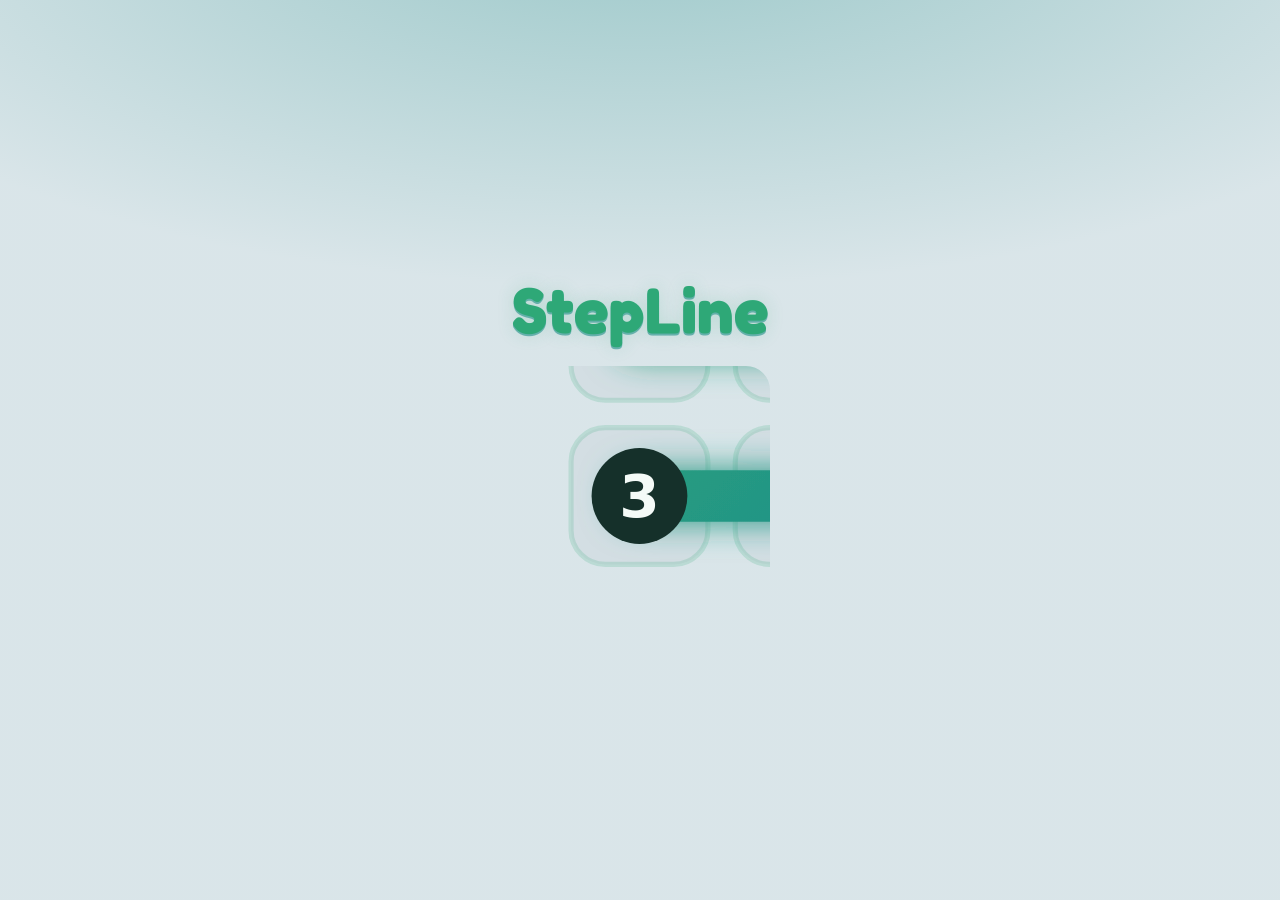
<file: index.html>
<!doctype html>
<html lang="uz">
  <head>
    <meta http-equiv="Content-Security-Policy" content="default-src &#39;self&#39;; script-src &#39;self&#39;; style-src &#39;self&#39; &#39;unsafe-inline&#39;; img-src &#39;self&#39; data: blob:; font-src &#39;self&#39; data:; media-src &#39;self&#39; blob:; connect-src &#39;self&#39; https://stepline1.github.io https://fpgnvuamawxkuqiioeyn.supabase.co wss://fpgnvuamawxkuqiioeyn.supabase.co; worker-src &#39;self&#39; blob:; manifest-src &#39;self&#39;; object-src &#39;none&#39;; base-uri &#39;self&#39;; form-action &#39;self&#39;">
    <meta name="referrer" content="no-referrer">

    <meta charset="UTF-8" />
    <meta name="viewport" content="width=device-width, initial-scale=1, viewport-fit=cover" />
    <meta name="theme-color" content="#0e1b22" />
    <meta name="description" content="StepLine — raqamlarni tartib bilan bitta yo'l bilan bog'lang. Har kuni yangi jumboq, darajalar, do'stlar bilan onlayn bellashuv." />
    <link rel="canonical" href="https://stepline1.github.io/" />
    <!-- Havola Telegram, Instagram va boshqa joylarga tashlanganda chiqadigan rasm va matn. -->
    <meta property="og:type" content="website" />
    <meta property="og:site_name" content="StepLine" />
    <meta property="og:title" content="StepLine — kunlik yo'l jumbog'i" />
    <meta property="og:description" content="Raqamlarni tartib bilan bitta yo'l bilan bog'lang va har bir katakni to'ldiring. Har kuni yangi jumboq." />
    <meta property="og:url" content="https://stepline1.github.io/" />
    <meta property="og:image" content="https://stepline1.github.io/og.png" />
    <meta property="og:image:width" content="1024" />
    <meta property="og:image:height" content="500" />
    <meta property="og:locale" content="uz_UZ" />
    <meta property="og:locale:alternate" content="ru_RU" />
    <meta property="og:locale:alternate" content="en_US" />
    <meta name="twitter:card" content="summary_large_image" />
    <link rel="icon" href="icon.svg" type="image/svg+xml" />
    <link rel="apple-touch-icon" href="apple-touch-icon.png" />
    <!-- iPhone/iPad: "Bosh ekranga qo'shish"dan ochilganda brauzer panelisiz, to'liq ekran. -->
    <meta name="apple-mobile-web-app-capable" content="yes" />
    <meta name="mobile-web-app-capable" content="yes" />
    <meta name="apple-mobile-web-app-status-bar-style" content="black-translucent" />
    <meta name="apple-mobile-web-app-title" content="StepLine" />
    <title>StepLine — kunlik yo'l jumbog'i</title>
    <script type="module" crossorigin src="./assets/index-Dmpzyu7Z.js"></script>
    <link rel="modulepreload" crossorigin href="./assets/preload-helper-DmJX6g9v.js">
    <link rel="stylesheet" crossorigin href="./assets/preload-helper-Bu7UK-aN.css">
    <link rel="stylesheet" crossorigin href="./assets/index-Br4KrGv1.css">
  <link rel="manifest" href="./manifest.webmanifest"></head>
  <body>
    <div id="app"></div>
  </body>
</html>
</file>
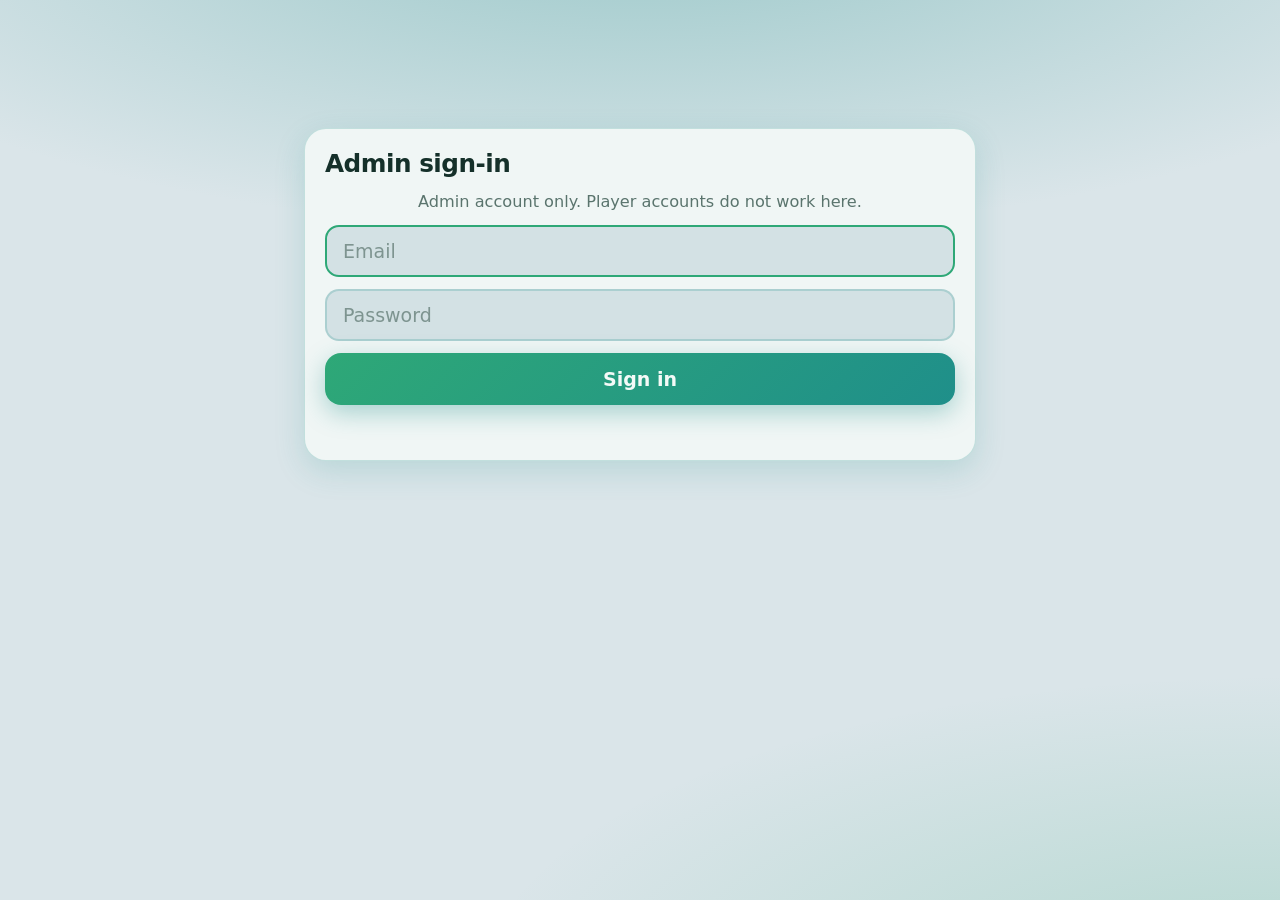
<file: admin.html>
<!doctype html>
<html lang="uz">
  <head>
    <meta http-equiv="Content-Security-Policy" content="default-src &#39;self&#39;; script-src &#39;self&#39;; style-src &#39;self&#39; &#39;unsafe-inline&#39;; img-src &#39;self&#39; data: blob:; font-src &#39;self&#39; data:; media-src &#39;self&#39; blob:; connect-src &#39;self&#39; https://stepline1.github.io https://fpgnvuamawxkuqiioeyn.supabase.co wss://fpgnvuamawxkuqiioeyn.supabase.co; worker-src &#39;self&#39; blob:; manifest-src &#39;self&#39;; object-src &#39;none&#39;; base-uri &#39;self&#39;; form-action &#39;self&#39;">
    <meta name="referrer" content="no-referrer">

    <meta charset="UTF-8" />
    <meta name="viewport" content="width=device-width, initial-scale=1, viewport-fit=cover" />
    <!-- Admin sahifasi: qidiruv tizimlariga ko'rsatilmaydi. -->
    <meta name="robots" content="noindex, nofollow" />
    <meta name="theme-color" content="#0e1b22" />
    <link rel="icon" href="icon.svg" type="image/svg+xml" />
    <title>StepLine Admin</title>
    <script type="module" crossorigin src="./assets/admin-7RvUtCpJ.js"></script>
    <link rel="modulepreload" crossorigin href="./assets/preload-helper-DmJX6g9v.js">
    <link rel="stylesheet" crossorigin href="./assets/preload-helper-Bu7UK-aN.css">
    <link rel="stylesheet" crossorigin href="./assets/admin-Dd3WezRe.css">
  <link rel="manifest" href="./manifest.webmanifest"></head>
  <body>
    <div id="admin"></div>
  </body>
</html>
</file>
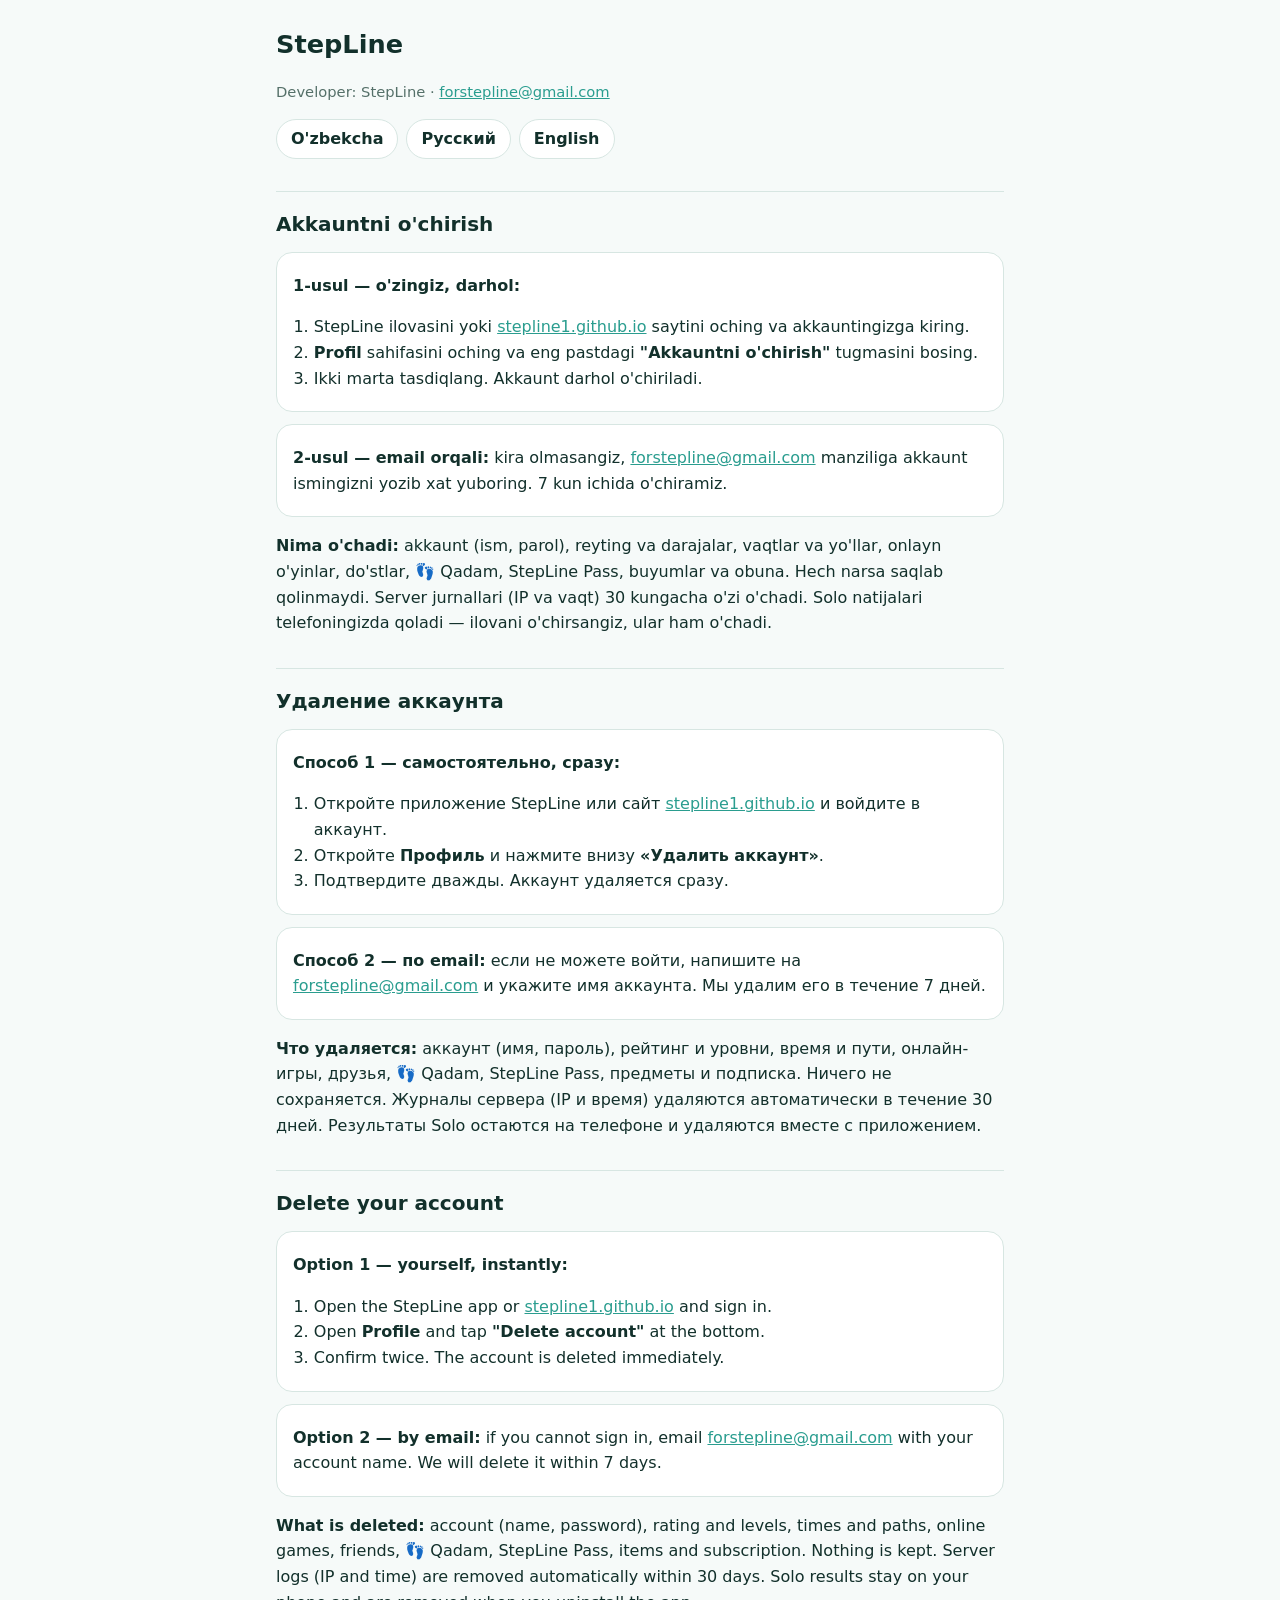
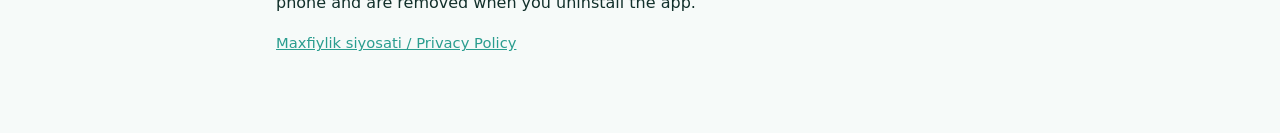
<file: delete-account.html>
<!doctype html>
<html lang="uz">
<head>
<meta charset="utf-8">
<meta name="viewport" content="width=device-width, initial-scale=1">
<title>StepLine — Akkauntni o'chirish / Delete account</title>
<meta name="referrer" content="no-referrer">
<link rel="icon" href="icon.svg">
<style>
  :root { color-scheme: light dark; --bg: #f6faf9; --text: #12302b; --muted: #557069; --card: #ffffff; --line: #d7e6e2; --accent: #2a9d8f; }
  @media (prefers-color-scheme: dark) { :root { --bg: #0e1b22; --text: #e8f3f1; --muted: #8ea8a2; --card: #15262e; --line: #24414a; --accent: #5ccf9c; } }
  * { box-sizing: border-box; }
  body { margin: 0; background: var(--bg); color: var(--text); font: 16px/1.6 system-ui, -apple-system, "Segoe UI", Roboto, sans-serif; }
  main { max-width: 760px; margin: 0 auto; padding: 24px 16px 64px; }
  h1 { font-size: 1.6rem; margin: 0 0 4px; }
  h2 { font-size: 1.25rem; margin: 32px 0 8px; padding-top: 16px; border-top: 1px solid var(--line); }
  .muted { color: var(--muted); font-size: 0.92rem; }
  nav { display: flex; gap: 8px; flex-wrap: wrap; margin: 16px 0; }
  nav a { padding: 6px 14px; border-radius: 999px; border: 1px solid var(--line); background: var(--card); color: var(--text); text-decoration: none; font-weight: 600; }
  a { color: var(--accent); }
  ol, ul { padding-left: 1.3rem; }
  .card { background: var(--card); border: 1px solid var(--line); border-radius: 16px; padding: 4px 16px; margin: 12px 0; }
</style>
</head>
<body>
<main>
  <h1>StepLine</h1>
  <p class="muted">Developer: StepLine · <a href="mailto:forstepline@gmail.com">forstepline@gmail.com</a></p>
  <nav><a href="#uz">O'zbekcha</a><a href="#ru">Русский</a><a href="#en">English</a></nav>

  <section id="uz" lang="uz">
    <h2>Akkauntni o'chirish</h2>
    <div class="card">
      <p><b>1-usul — o'zingiz, darhol:</b></p>
      <ol>
        <li>StepLine ilovasini yoki <a href="https://stepline1.github.io/">stepline1.github.io</a> saytini oching va akkauntingizga kiring.</li>
        <li><b>Profil</b> sahifasini oching va eng pastdagi <b>"Akkauntni o'chirish"</b> tugmasini bosing.</li>
        <li>Ikki marta tasdiqlang. Akkaunt darhol o'chiriladi.</li>
      </ol>
    </div>
    <div class="card">
      <p><b>2-usul — email orqali:</b> kira olmasangiz, <a href="mailto:forstepline@gmail.com?subject=StepLine%20akkauntni%20o'chirish">forstepline@gmail.com</a> manziliga akkaunt ismingizni yozib xat yuboring. 7 kun ichida o'chiramiz.</p>
    </div>
    <p><b>Nima o'chadi:</b> akkaunt (ism, parol), reyting va darajalar, vaqtlar va yo'llar, onlayn o'yinlar, do'stlar, 👣 Qadam, StepLine Pass, buyumlar va obuna. Hech narsa saqlab qolinmaydi. Server jurnallari (IP va vaqt) 30 kungacha o'zi o'chadi. Solo natijalari telefoningizda qoladi — ilovani o'chirsangiz, ular ham o'chadi.</p>
  </section>

  <section id="ru" lang="ru">
    <h2>Удаление аккаунта</h2>
    <div class="card">
      <p><b>Способ 1 — самостоятельно, сразу:</b></p>
      <ol>
        <li>Откройте приложение StepLine или сайт <a href="https://stepline1.github.io/">stepline1.github.io</a> и войдите в аккаунт.</li>
        <li>Откройте <b>Профиль</b> и нажмите внизу <b>«Удалить аккаунт»</b>.</li>
        <li>Подтвердите дважды. Аккаунт удаляется сразу.</li>
      </ol>
    </div>
    <div class="card">
      <p><b>Способ 2 — по email:</b> если не можете войти, напишите на <a href="mailto:forstepline@gmail.com?subject=StepLine%20delete%20account">forstepline@gmail.com</a> и укажите имя аккаунта. Мы удалим его в течение 7 дней.</p>
    </div>
    <p><b>Что удаляется:</b> аккаунт (имя, пароль), рейтинг и уровни, время и пути, онлайн-игры, друзья, 👣 Qadam, StepLine Pass, предметы и подписка. Ничего не сохраняется. Журналы сервера (IP и время) удаляются автоматически в течение 30 дней. Результаты Solo остаются на телефоне и удаляются вместе с приложением.</p>
  </section>

  <section id="en" lang="en">
    <h2>Delete your account</h2>
    <div class="card">
      <p><b>Option 1 — yourself, instantly:</b></p>
      <ol>
        <li>Open the StepLine app or <a href="https://stepline1.github.io/">stepline1.github.io</a> and sign in.</li>
        <li>Open <b>Profile</b> and tap <b>"Delete account"</b> at the bottom.</li>
        <li>Confirm twice. The account is deleted immediately.</li>
      </ol>
    </div>
    <div class="card">
      <p><b>Option 2 — by email:</b> if you cannot sign in, email <a href="mailto:forstepline@gmail.com?subject=StepLine%20delete%20account">forstepline@gmail.com</a> with your account name. We will delete it within 7 days.</p>
    </div>
    <p><b>What is deleted:</b> account (name, password), rating and levels, times and paths, online games, friends, 👣 Qadam, StepLine Pass, items and subscription. Nothing is kept. Server logs (IP and time) are removed automatically within 30 days. Solo results stay on your phone and are removed when you uninstall the app.</p>
  </section>
  <p class="muted"><a href="privacy.html">Maxfiylik siyosati / Privacy Policy</a></p>
</main>
</body>
</html>
</file>
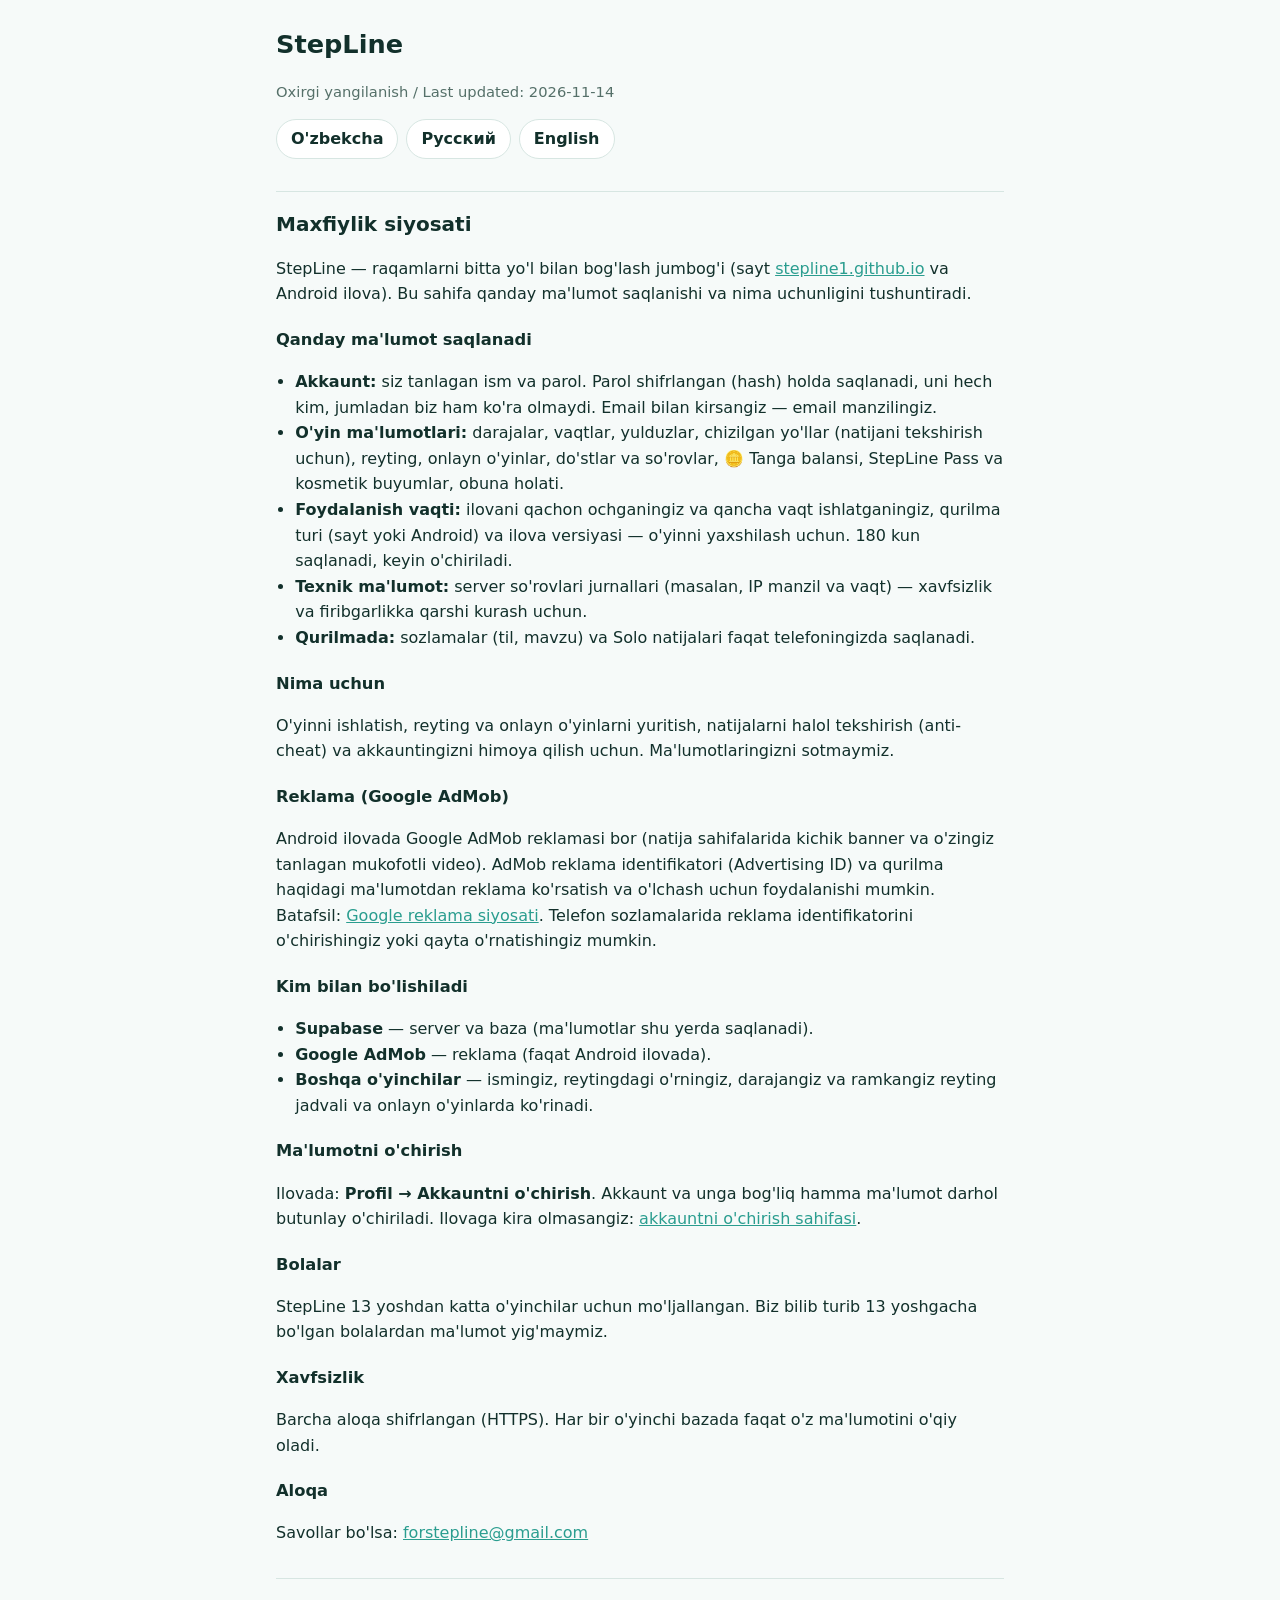
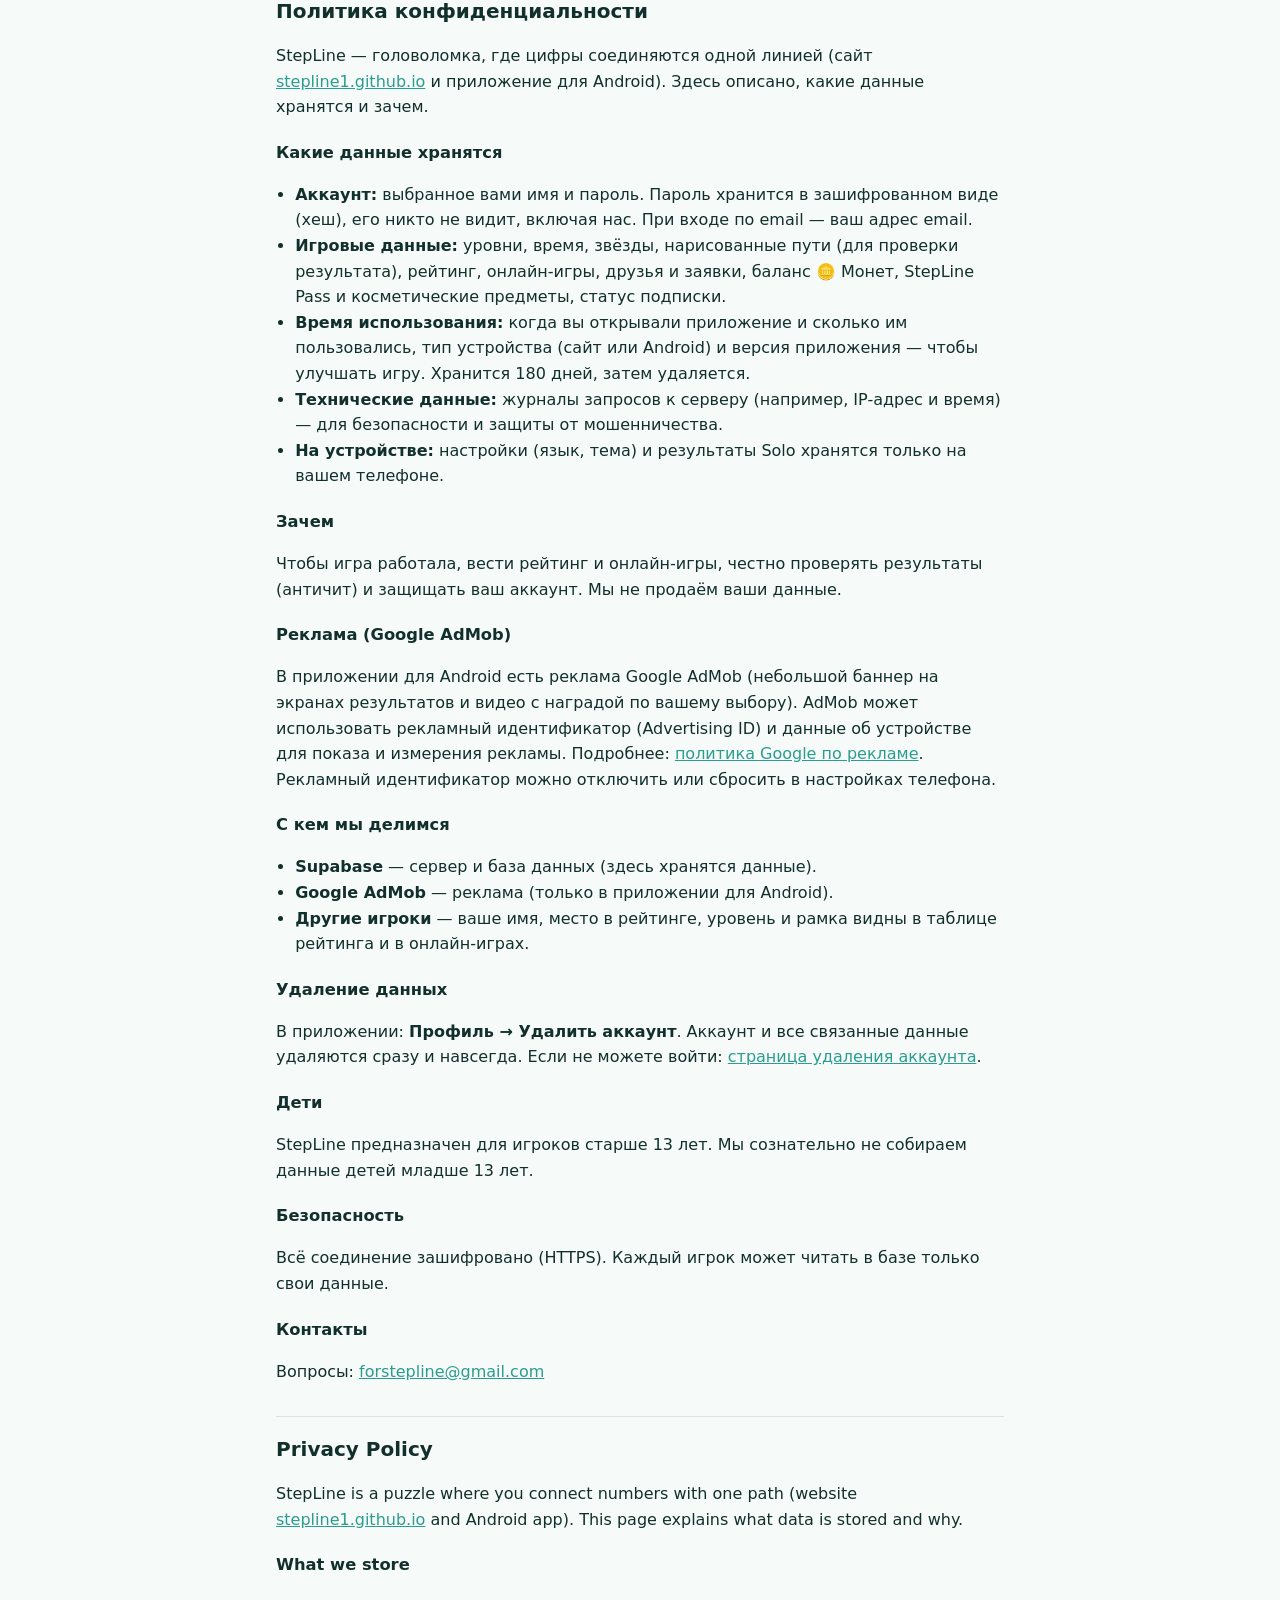
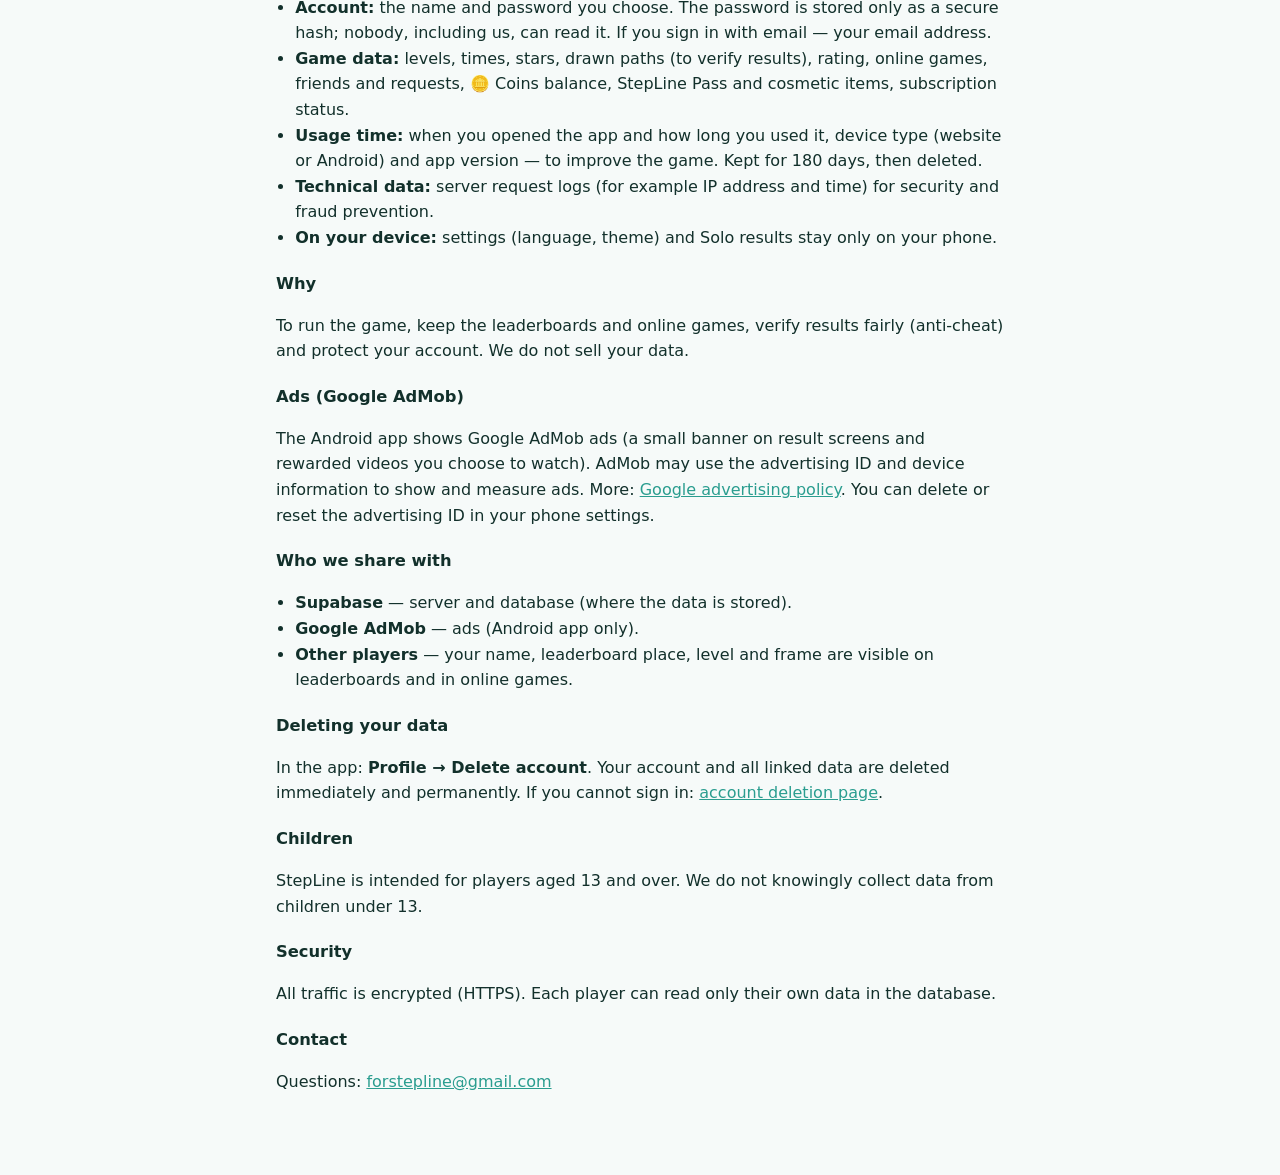
<file: privacy.html>
<!doctype html>
<html lang="uz">
<head>
<meta charset="utf-8">
<meta name="viewport" content="width=device-width, initial-scale=1">
<title>StepLine — Maxfiylik siyosati / Privacy Policy</title>
<meta name="referrer" content="no-referrer">
<link rel="icon" href="icon.svg">
<style>
  :root { color-scheme: light dark; --bg: #f6faf9; --text: #12302b; --muted: #557069; --card: #ffffff; --line: #d7e6e2; --accent: #2a9d8f; }
  @media (prefers-color-scheme: dark) { :root { --bg: #0e1b22; --text: #e8f3f1; --muted: #8ea8a2; --card: #15262e; --line: #24414a; --accent: #5ccf9c; } }
  * { box-sizing: border-box; }
  body { margin: 0; background: var(--bg); color: var(--text); font: 16px/1.6 system-ui, -apple-system, "Segoe UI", Roboto, sans-serif; }
  main { max-width: 760px; margin: 0 auto; padding: 24px 16px 64px; }
  h1 { font-size: 1.6rem; margin: 0 0 4px; }
  h2 { font-size: 1.25rem; margin: 32px 0 8px; padding-top: 16px; border-top: 1px solid var(--line); }
  h3 { font-size: 1.02rem; margin: 20px 0 4px; }
  p, li { color: var(--text); }
  .muted { color: var(--muted); font-size: 0.92rem; }
  nav { display: flex; gap: 8px; flex-wrap: wrap; margin: 16px 0; }
  nav a { padding: 6px 14px; border-radius: 999px; border: 1px solid var(--line); background: var(--card); color: var(--text); text-decoration: none; font-weight: 600; }
  a { color: var(--accent); }
  ul { padding-left: 1.2rem; }
</style>
</head>
<body>
<main>
  <h1>StepLine</h1>
  <p class="muted">Oxirgi yangilanish / Last updated: 2026-11-14</p>
  <nav><a href="#uz">O'zbekcha</a><a href="#ru">Русский</a><a href="#en">English</a></nav>

  <section id="uz" lang="uz">
    <h2>Maxfiylik siyosati</h2>
    <p>StepLine — raqamlarni bitta yo'l bilan bog'lash jumbog'i (sayt <a href="https://stepline1.github.io/">stepline1.github.io</a> va Android ilova). Bu sahifa qanday ma'lumot saqlanishi va nima uchunligini tushuntiradi.</p>
    <h3>Qanday ma'lumot saqlanadi</h3>
    <ul>
      <li><b>Akkaunt:</b> siz tanlagan ism va parol. Parol shifrlangan (hash) holda saqlanadi, uni hech kim, jumladan biz ham ko'ra olmaydi. Email bilan kirsangiz — email manzilingiz.</li>
      <li><b>O'yin ma'lumotlari:</b> darajalar, vaqtlar, yulduzlar, chizilgan yo'llar (natijani tekshirish uchun), reyting, onlayn o'yinlar, do'stlar va so'rovlar, 🪙 Tanga balansi, StepLine Pass va kosmetik buyumlar, obuna holati.</li>
      <li><b>Foydalanish vaqti:</b> ilovani qachon ochganingiz va qancha vaqt ishlatganingiz, qurilma turi (sayt yoki Android) va ilova versiyasi — o'yinni yaxshilash uchun. 180 kun saqlanadi, keyin o'chiriladi.</li>
      <li><b>Texnik ma'lumot:</b> server so'rovlari jurnallari (masalan, IP manzil va vaqt) — xavfsizlik va firibgarlikka qarshi kurash uchun.</li>
      <li><b>Qurilmada:</b> sozlamalar (til, mavzu) va Solo natijalari faqat telefoningizda saqlanadi.</li>
    </ul>
    <h3>Nima uchun</h3>
    <p>O'yinni ishlatish, reyting va onlayn o'yinlarni yuritish, natijalarni halol tekshirish (anti-cheat) va akkauntingizni himoya qilish uchun. Ma'lumotlaringizni sotmaymiz.</p>
    <h3>Reklama (Google AdMob)</h3>
    <p>Android ilovada Google AdMob reklamasi bor (natija sahifalarida kichik banner va o'zingiz tanlagan mukofotli video). AdMob reklama identifikatori (Advertising ID) va qurilma haqidagi ma'lumotdan reklama ko'rsatish va o'lchash uchun foydalanishi mumkin. Batafsil: <a href="https://policies.google.com/technologies/ads">Google reklama siyosati</a>. Telefon sozlamalarida reklama identifikatorini o'chirishingiz yoki qayta o'rnatishingiz mumkin.</p>
    <h3>Kim bilan bo'lishiladi</h3>
    <ul>
      <li><b>Supabase</b> — server va baza (ma'lumotlar shu yerda saqlanadi).</li>
      <li><b>Google AdMob</b> — reklama (faqat Android ilovada).</li>
      <li><b>Boshqa o'yinchilar</b> — ismingiz, reytingdagi o'rningiz, darajangiz va ramkangiz reyting jadvali va onlayn o'yinlarda ko'rinadi.</li>
    </ul>
    <h3>Ma'lumotni o'chirish</h3>
    <p>Ilovada: <b>Profil → Akkauntni o'chirish</b>. Akkaunt va unga bog'liq hamma ma'lumot darhol butunlay o'chiriladi. Ilovaga kira olmasangiz: <a href="delete-account.html">akkauntni o'chirish sahifasi</a>.</p>
    <h3>Bolalar</h3>
    <p>StepLine 13 yoshdan katta o'yinchilar uchun mo'ljallangan. Biz bilib turib 13 yoshgacha bo'lgan bolalardan ma'lumot yig'maymiz.</p>
    <h3>Xavfsizlik</h3>
    <p>Barcha aloqa shifrlangan (HTTPS). Har bir o'yinchi bazada faqat o'z ma'lumotini o'qiy oladi.</p>
    <h3>Aloqa</h3>
    <p>Savollar bo'lsa: <a href="mailto:forstepline@gmail.com">forstepline@gmail.com</a></p>
  </section>

  <section id="ru" lang="ru">
    <h2>Политика конфиденциальности</h2>
    <p>StepLine — головоломка, где цифры соединяются одной линией (сайт <a href="https://stepline1.github.io/">stepline1.github.io</a> и приложение для Android). Здесь описано, какие данные хранятся и зачем.</p>
    <h3>Какие данные хранятся</h3>
    <ul>
      <li><b>Аккаунт:</b> выбранное вами имя и пароль. Пароль хранится в зашифрованном виде (хеш), его никто не видит, включая нас. При входе по email — ваш адрес email.</li>
      <li><b>Игровые данные:</b> уровни, время, звёзды, нарисованные пути (для проверки результата), рейтинг, онлайн-игры, друзья и заявки, баланс 🪙 Монет, StepLine Pass и косметические предметы, статус подписки.</li>
      <li><b>Время использования:</b> когда вы открывали приложение и сколько им пользовались, тип устройства (сайт или Android) и версия приложения — чтобы улучшать игру. Хранится 180 дней, затем удаляется.</li>
      <li><b>Технические данные:</b> журналы запросов к серверу (например, IP-адрес и время) — для безопасности и защиты от мошенничества.</li>
      <li><b>На устройстве:</b> настройки (язык, тема) и результаты Solo хранятся только на вашем телефоне.</li>
    </ul>
    <h3>Зачем</h3>
    <p>Чтобы игра работала, вести рейтинг и онлайн-игры, честно проверять результаты (античит) и защищать ваш аккаунт. Мы не продаём ваши данные.</p>
    <h3>Реклама (Google AdMob)</h3>
    <p>В приложении для Android есть реклама Google AdMob (небольшой баннер на экранах результатов и видео с наградой по вашему выбору). AdMob может использовать рекламный идентификатор (Advertising ID) и данные об устройстве для показа и измерения рекламы. Подробнее: <a href="https://policies.google.com/technologies/ads">политика Google по рекламе</a>. Рекламный идентификатор можно отключить или сбросить в настройках телефона.</p>
    <h3>С кем мы делимся</h3>
    <ul>
      <li><b>Supabase</b> — сервер и база данных (здесь хранятся данные).</li>
      <li><b>Google AdMob</b> — реклама (только в приложении для Android).</li>
      <li><b>Другие игроки</b> — ваше имя, место в рейтинге, уровень и рамка видны в таблице рейтинга и в онлайн-играх.</li>
    </ul>
    <h3>Удаление данных</h3>
    <p>В приложении: <b>Профиль → Удалить аккаунт</b>. Аккаунт и все связанные данные удаляются сразу и навсегда. Если не можете войти: <a href="delete-account.html#ru">страница удаления аккаунта</a>.</p>
    <h3>Дети</h3>
    <p>StepLine предназначен для игроков старше 13 лет. Мы сознательно не собираем данные детей младше 13 лет.</p>
    <h3>Безопасность</h3>
    <p>Всё соединение зашифровано (HTTPS). Каждый игрок может читать в базе только свои данные.</p>
    <h3>Контакты</h3>
    <p>Вопросы: <a href="mailto:forstepline@gmail.com">forstepline@gmail.com</a></p>
  </section>

  <section id="en" lang="en">
    <h2>Privacy Policy</h2>
    <p>StepLine is a puzzle where you connect numbers with one path (website <a href="https://stepline1.github.io/">stepline1.github.io</a> and Android app). This page explains what data is stored and why.</p>
    <h3>What we store</h3>
    <ul>
      <li><b>Account:</b> the name and password you choose. The password is stored only as a secure hash; nobody, including us, can read it. If you sign in with email — your email address.</li>
      <li><b>Game data:</b> levels, times, stars, drawn paths (to verify results), rating, online games, friends and requests, 🪙 Coins balance, StepLine Pass and cosmetic items, subscription status.</li>
      <li><b>Usage time:</b> when you opened the app and how long you used it, device type (website or Android) and app version — to improve the game. Kept for 180 days, then deleted.</li>
      <li><b>Technical data:</b> server request logs (for example IP address and time) for security and fraud prevention.</li>
      <li><b>On your device:</b> settings (language, theme) and Solo results stay only on your phone.</li>
    </ul>
    <h3>Why</h3>
    <p>To run the game, keep the leaderboards and online games, verify results fairly (anti-cheat) and protect your account. We do not sell your data.</p>
    <h3>Ads (Google AdMob)</h3>
    <p>The Android app shows Google AdMob ads (a small banner on result screens and rewarded videos you choose to watch). AdMob may use the advertising ID and device information to show and measure ads. More: <a href="https://policies.google.com/technologies/ads">Google advertising policy</a>. You can delete or reset the advertising ID in your phone settings.</p>
    <h3>Who we share with</h3>
    <ul>
      <li><b>Supabase</b> — server and database (where the data is stored).</li>
      <li><b>Google AdMob</b> — ads (Android app only).</li>
      <li><b>Other players</b> — your name, leaderboard place, level and frame are visible on leaderboards and in online games.</li>
    </ul>
    <h3>Deleting your data</h3>
    <p>In the app: <b>Profile → Delete account</b>. Your account and all linked data are deleted immediately and permanently. If you cannot sign in: <a href="delete-account.html#en">account deletion page</a>.</p>
    <h3>Children</h3>
    <p>StepLine is intended for players aged 13 and over. We do not knowingly collect data from children under 13.</p>
    <h3>Security</h3>
    <p>All traffic is encrypted (HTTPS). Each player can read only their own data in the database.</p>
    <h3>Contact</h3>
    <p>Questions: <a href="mailto:forstepline@gmail.com">forstepline@gmail.com</a></p>
  </section>
</main>
</body>
</html>
</file>
<file: assets/preload-helper-Bu7UK-aN.css>
:root{--bg:#0e1b22;--bg-glow:#123a35;--surface:#13262e;--surface-2:#1a333c;--cell:#172f38;--cell-covered:#1e4744;--line:#bef0dc17;--text:#e2eee9;--muted:#8ea8a2;--path-a:#5ccf9c;--path-b:#3fb0aa;--accent-3:#e9c46a;--clue-bg:#e2eee9;--clue-text:#0e1b22;--on-accent:#0b1d19;--glow:#5ccf9c38;--danger:#ef8f8f;--radius:22px;--shadow:0 10px 30px #0000004d;--lightningcss-light: ;--lightningcss-dark:initial;color-scheme:dark}@media (prefers-color-scheme:light){:root:not([data-theme=dark]){--bg:#eef5f1;--bg-glow:#d5ece2;--surface:#fbfdfc;--surface-2:#e5f0eb;--cell:#e4efea;--cell-covered:#c8e6d8;--line:#0e322817;--text:#15302a;--muted:#5a746d;--path-a:#2ea877;--path-b:#1f8f8a;--accent-3:#c99a1e;--clue-bg:#15302a;--clue-text:#f4faf7;--on-accent:#f4faf7;--glow:#2ea8772e;--shadow:0 10px 30px #1446371a;--lightningcss-light:initial;--lightningcss-dark: ;color-scheme:light}}:root[data-theme=light]{--bg:#eef5f1;--bg-glow:#d5ece2;--surface:#fbfdfc;--surface-2:#e5f0eb;--cell:#e4efea;--cell-covered:#c8e6d8;--line:#0e322817;--text:#15302a;--muted:#5a746d;--path-a:#2ea877;--path-b:#1f8f8a;--accent-3:#c99a1e;--clue-bg:#15302a;--clue-text:#f4faf7;--on-accent:#f4faf7;--glow:#2ea8772e;--shadow:0 10px 30px #1446371a;--lightningcss-light:initial;--lightningcss-dark: ;color-scheme:light}*{box-sizing:border-box}html,body{min-height:100%;margin:0}body{background:radial-gradient(120% 70% at 50% -10%, var(--bg-glow), var(--bg) 60%) fixed, var(--bg);color:var(--text);-webkit-font-smoothing:antialiased;-webkit-tap-highlight-color:transparent;font-family:Inter,system-ui,-apple-system,Segoe UI,Roboto,sans-serif}button{font:inherit;color:inherit}h1,h2{letter-spacing:-.02em;margin:0}.muted{color:var(--muted)}.mono{font-variant-numeric:tabular-nums}.icon{width:1.15em;height:1.15em;display:inline-flex}.icon svg{width:100%;height:100%}.screen{max-width:460px;padding:max(20px, env(safe-area-inset-top)) 16px max(24px, env(safe-area-inset-bottom));flex-direction:column;gap:16px;min-height:100dvh;margin:0 auto;display:flex}.stack{flex-direction:column;gap:16px;display:flex}.btn{cursor:pointer;border:0;border-radius:16px;justify-content:center;align-items:center;gap:8px;min-height:52px;padding:0 22px;font-size:1rem;font-weight:700;transition:transform .12s,filter .2s,background .2s;display:inline-flex}.btn:active{transform:scale(.97)}.btn-primary{background:linear-gradient(135deg, var(--path-a), var(--path-b));color:var(--on-accent);box-shadow:0 8px 24px color-mix(in srgb, var(--path-b) 35%, transparent)}.btn-primary:hover{filter:brightness(1.06)}.btn-ghost{background:var(--surface-2)}.btn-ghost:hover{filter:brightness(1.15)}.icon-btn{background:var(--surface-2);cursor:pointer;border:0;border-radius:14px;place-items:center;width:44px;height:44px;font-size:1.1rem;display:grid}.btn:focus-visible,.icon-btn:focus-visible,summary:focus-visible{outline:3px solid var(--path-a);outline-offset:2px}.chip{background:var(--surface-2);color:var(--muted);border-radius:999px;margin:0;padding:6px 12px;font-size:.85rem;font-weight:600;display:inline-block}.card{background:var(--surface);border:1px solid var(--line);border-radius:var(--radius);box-shadow:var(--shadow);flex-direction:column;gap:12px;padding:20px;display:flex}.card h2{font-size:1.2rem}.card p{margin:0;line-height:1.45}.brand{text-align:center;padding:18px 0 6px}.brand .icon{width:64px;height:64px}.brand h1{margin-top:6px;font-size:2.6rem;font-weight:900}.brand p{margin:6px 0 0}.card-head{flex-wrap:wrap;justify-content:space-between;align-items:center;gap:8px;display:flex}.card-daily{background:linear-gradient(var(--surface), var(--surface)) padding-box, linear-gradient(135deg, var(--path-a), var(--path-b)) border-box;border:2px solid #0000}.daily-done{justify-content:space-between;align-items:baseline;gap:8px;display:flex}.big-time{font-variant-numeric:tabular-nums;font-size:1.6rem}.stats{grid-template-columns:1fr 1fr;gap:12px;display:grid}.stats>div{background:var(--surface);border:1px solid var(--line);border-radius:18px;flex-direction:column;gap:2px;padding:14px 16px;display:flex}.stats strong{font-variant-numeric:tabular-nums;font-size:1.35rem}.stats span{color:var(--muted);font-size:.85rem}.howto summary{cursor:pointer;font-weight:700;list-style:none}.howto summary:after{content:"+";float:right;color:var(--muted)}.howto[open] summary:after{content:"–"}.howto ol{color:var(--muted);gap:8px;margin:0;padding-left:20px;line-height:1.45;display:grid}.footnote{text-align:center;margin:4px 0 0;font-size:.85rem}.game{gap:14px}.game-bar{grid-template-columns:44px 1fr auto;align-items:center;gap:12px;display:grid}.game-bar .title{font-size:1.1rem;font-weight:800}.timer{font-variant-numeric:tabular-nums;background:var(--surface-2);border-radius:12px;padding:8px 14px;font-size:1.15rem;font-weight:800}.dots{grid-template-columns:repeat(10,1fr);gap:6px;display:grid}.dots[hidden]{display:none}.dots i{background:var(--surface-2);border-radius:99px;height:6px;transition:background .3s}.dots i.current{background:color-mix(in srgb, var(--path-a) 45%, var(--surface-2))}.dots i.done{background:linear-gradient(90deg, var(--path-a), var(--path-b))}.board-wrap{aspect-ratio:1;place-items:center;width:100%;max-width:min(100%,62dvh);margin:0 auto;display:grid;position:relative}@media (orientation:portrait) and (width<=699px){.game>.board-wrap{margin-top:auto}.game>.toast{margin-bottom:auto}.game>.controls{margin-top:0}}.board-wrap.is-paused .board{filter:blur(14px);opacity:.4}.pause-overlay{z-index:2;cursor:pointer;background:0 0;border:0;justify-content:center;align-items:center;gap:10px;font-size:1.3rem;font-weight:800;display:flex;position:absolute;inset:0}.pause-overlay[hidden]{display:none}.loading{color:var(--muted);flex-direction:column;align-items:center;gap:14px;display:flex}.spinner{border:4px solid var(--surface-2);border-top-color:var(--path-a);border-radius:50%;width:34px;height:34px;animation:.8s linear infinite spin}@keyframes spin{to{transform:rotate(360deg)}}.controls{grid-template-columns:1fr 1fr;gap:12px;margin-top:auto;display:grid}.controls:has(>:only-child){grid-template-columns:1fr}.controls .btn{white-space:nowrap;padding:0 12px}.toast{text-align:center;opacity:0;min-height:1.6em;font-weight:700;transition:opacity .2s,transform .2s;transform:translateY(6px)}.toast.show{opacity:1;transform:none}.toast.cheer{background:linear-gradient(90deg, var(--path-a), var(--path-b));color:#0000;-webkit-background-clip:text;background-clip:text;font-size:1.3rem}.board{touch-action:none;-webkit-user-select:none;user-select:none;cursor:pointer;width:100%;height:100%;animation:.35s cubic-bezier(.2,.9,.3,1.2) board-in}@keyframes board-in{0%{opacity:0;transform:scale(.94)}}.grad-a{stop-color:var(--path-a)}.grad-b{stop-color:var(--path-b)}.cell{fill:var(--cell);transform-box:fill-box;transform-origin:50%;transition:fill .18s}.cell.covered{fill:var(--cell-covered)}.cell.pop{animation:.45s ease-out both cell-pop}@keyframes cell-pop{40%{fill:color-mix(in srgb, var(--path-a) 40%, var(--cell-covered));transform:scale(1.1)}}.seg{stroke-width:38px;stroke-linecap:round;fill:none}.seg-new{stroke-dasharray:1;animation:90ms ease-out forwards seg-draw}@keyframes seg-draw{0%{stroke-dashoffset:1px}to{stroke-dashoffset:0}}.head{fill:var(--text);transform-box:fill-box;transform-origin:50%;transition:cx 80ms ease-out,cy 80ms ease-out;animation:1.4s ease-in-out infinite head-pulse}.solved .head{display:none}@keyframes head-pulse{50%{opacity:.75;transform:scale(1.25)}}.clue circle{fill:var(--clue-bg);transition:fill .2s}.clue text{fill:var(--clue-text);pointer-events:none;font-family:inherit;font-size:34px;font-weight:800}.clue.done circle{fill:var(--surface);stroke:var(--clue-bg);stroke-width:4px}.clue.done text{fill:var(--text)}.clue.next circle{stroke:var(--path-a);stroke-width:6px}.result{text-align:center;align-items:center}.result h1{font-size:2rem}.result-total{flex-direction:column;gap:4px;display:flex}.result-time{font-variant-numeric:tabular-nums;background:linear-gradient(90deg, var(--path-a), var(--path-b));color:#0000;-webkit-background-clip:text;background-clip:text;font-size:3.2rem;font-weight:900}.badges{flex-wrap:wrap;justify-content:center;gap:8px;display:flex}.badge{border-radius:999px;padding:8px 14px;font-size:.9rem;font-weight:700}.badge-best{background:color-mix(in srgb, var(--accent-3) 22%, transparent);color:var(--accent-3)}.badge-clean{background:color-mix(in srgb, var(--path-a) 18%, transparent);color:var(--path-a)}.result .card{text-align:left;width:100%}.times{gap:8px;margin:0;padding:0;list-style:none;display:grid}.times li{grid-template-columns:64px 1fr auto;align-items:center;gap:10px;font-size:.92rem;display:grid}.times .bar{background:var(--surface-2);border-radius:99px;height:8px;overflow:hidden}.times .bar i{border-radius:inherit;background:linear-gradient(90deg, var(--path-a), var(--path-b));height:100%;display:block}.result .controls{width:100%;margin-top:4px}.sub-bar{grid-template-columns:44px 1fr 44px;align-items:center;gap:12px;display:grid}.sub-bar h1{text-align:center;font-size:1.25rem}.game-label{text-align:center;color:var(--muted);margin:-6px 0 0;font-size:.9rem;font-weight:600}.field{color:var(--muted);gap:6px;font-size:.9rem;font-weight:600;display:grid}.input{border:2px solid var(--line);background:var(--surface-2);width:100%;min-height:52px;color:var(--text);font:inherit;border-radius:14px;outline:none;padding:0 16px;font-size:1rem;transition:border-color .15s}.input:focus{border-color:var(--path-a)}.input::placeholder{color:var(--muted);opacity:.7}.input-code{font-variant-numeric:tabular-nums;letter-spacing:.2em;text-align:center;font-weight:800}.join-row{grid-template-columns:1fr auto;gap:10px;display:grid}.msg{word-break:break-all;min-height:1.3em;margin:0;font-size:.9rem;font-weight:600}.msg.error{color:var(--danger)}.msg.ok{color:var(--path-a)}.room-list{gap:8px;display:grid}.room-item{background:var(--surface-2);cursor:pointer;border:0;border-radius:14px;justify-content:space-between;align-items:center;min-height:48px;padding:0 14px;display:flex}.room-code{grid-template-columns:repeat(6,1fr);gap:6px;display:grid}.room-code span{aspect-ratio:.8;background:var(--surface-2);font-variant-numeric:tabular-nums;border-radius:12px;place-items:center;font-size:1.8rem;font-weight:900;display:grid}.my-code{text-align:center;align-items:center}.qr-wrap{border-radius:16px;width:min(220px,70%);padding:0;line-height:0;overflow:hidden}.qr{width:100%;height:auto}.result-code{background:var(--surface-2);word-break:break-all;-webkit-user-select:all;user-select:all;border-radius:12px;padding:10px 14px;font-family:ui-monospace,Cascadia Mono,Menlo,monospace;font-size:1.05rem;font-weight:700}.my-code .controls{width:100%}.standings{gap:8px;margin:0;padding:0;list-style:none;display:grid}.standings li{background:var(--surface-2);border-radius:14px;grid-template-columns:36px 1fr auto auto;align-items:center;gap:10px;padding:10px 12px;display:grid}.standings li.is-self{outline:2px solid color-mix(in srgb, var(--path-a) 60%, transparent)}.standings .place{background:var(--surface);border-radius:50%;place-items:center;width:32px;height:32px;font-weight:900;display:grid}.standings .place-1 .place{background:var(--accent-3);color:#1b1400}.standings .place-2 .place{color:#14162b;background:#cfd3e6}.standings .place-3 .place{color:#2a1406;background:#e3a072}.standings .who{text-overflow:ellipsis;white-space:nowrap;min-width:0;overflow:hidden}.standings .time{flex-direction:column;align-items:flex-end;line-height:1.2;display:flex}.clean-dot{color:var(--path-a)}.remove{width:32px;height:32px;color:var(--muted);cursor:pointer;background:0 0;border:0;border-radius:10px;font-size:1.3rem}.remove:hover{background:var(--surface);color:var(--danger)}.empty{margin:0}.player-list{gap:8px;display:grid}.player-row{grid-template-columns:28px 1fr auto;align-items:center;gap:8px;display:grid}.player-num{color:var(--muted);text-align:center;font-weight:800}.handover{text-align:center;align-items:center}.handover .card{text-align:left;width:100%}.turn-name{margin-top:24px;font-size:2.4rem;font-weight:900}.btn-big{width:100%;min-height:64px;font-size:1.15rem}.winner{color:var(--accent-3);margin:0;font-size:1.4rem;font-weight:800}.card-ranked{background:linear-gradient(var(--surface), var(--surface)) padding-box, linear-gradient(135deg, var(--accent-3), var(--path-b)) border-box;border:2px solid #0000}.btn:disabled{opacity:.55;cursor:progress}.tabs{background:var(--surface);border:1px solid var(--line);border-radius:16px;grid-auto-columns:1fr;grid-auto-flow:column;gap:6px;padding:6px;display:grid}.tab{min-height:42px;color:var(--muted);cursor:pointer;background:0 0;border:0;border-radius:12px;font-weight:700}.tab[aria-selected=true]{background:var(--surface-2);color:var(--text)}.stats-3{grid-template-columns:repeat(3,1fr)}.stats-3 strong{font-size:1.15rem}.profile-body{flex-direction:column;gap:16px;display:flex}.profile-card{text-align:center;align-items:center}.avatar{width:72px;height:72px;color:var(--on-accent);background:linear-gradient(135deg, var(--path-a), var(--path-b));border-radius:50%;place-items:center;font-size:2rem;font-weight:900;display:grid}.top-frame{background:linear-gradient(var(--surface), var(--surface)) padding-box, conic-gradient(from 0deg, var(--accent-3), var(--path-a), var(--path-b), var(--accent-3)) border-box;border:3px solid #0000}.top-frame .avatar{box-shadow:0 0 0 4px var(--surface), 0 0 0 7px var(--accent-3)}.badge-grid{grid-template-columns:repeat(2,1fr);gap:10px;display:grid}.badge-tile{background:var(--surface-2);opacity:.45;filter:grayscale();border-radius:16px;flex-direction:column;gap:4px;padding:14px;display:flex;position:relative}.badge-tile.earned{opacity:1;filter:none;outline:2px solid color-mix(in srgb, var(--accent-3) 55%, transparent)}.badge-icon{font-size:1.6rem}.badge-count{color:var(--accent-3);font-weight:800;position:absolute;top:10px;right:12px}.scanner{z-index:60;background:color-mix(in srgb, var(--bg) 94%, transparent);flex-direction:column;justify-content:center;align-items:center;gap:18px;padding:16px;display:flex;position:fixed;inset:0}.scanner-title{margin:0;font-weight:700}.scanner-frame{aspect-ratio:1;background:#000;border-radius:24px;width:min(100%,380px);position:relative;overflow:hidden}.scanner-frame video{object-fit:cover;width:100%;height:100%}.scanner-box{border:3px solid var(--path-a);border-radius:18px;position:absolute;inset:18%;box-shadow:0 0 0 999px #00000059}.confetti{pointer-events:none;z-index:50;width:0;height:0;position:fixed}.confetti i{border-radius:3px;width:9px;height:14px;animation:.95s cubic-bezier(.15,.7,.4,1) forwards confetti;position:absolute}@keyframes confetti{0%{opacity:1;transform:translate(0)rotate(0)}to{transform:translate(var(--dx), calc(var(--dy) + 60px)) rotate(var(--rot));opacity:0}}@media (prefers-reduced-motion:reduce){*,:before,:after{transition-duration:.01ms!important;animation-duration:.01ms!important;animation-iteration-count:1!important}}.race-players{gap:8px;margin:0;padding:0;list-style:none;display:grid}.race-players li{background:var(--surface-2);border-radius:14px;align-items:center;gap:10px;padding:10px 14px;animation:.3s ease-out pop-in;display:flex}.race-players .dot{background:var(--path-a);width:10px;height:10px;box-shadow:0 0 0 4px color-mix(in srgb, var(--path-a) 25%, transparent);border-radius:50%}.race-players li.is-offline{opacity:.55}.race-players li.is-offline .dot{background:var(--muted);box-shadow:none}.race-countdown{z-index:20;text-align:center;background:color-mix(in srgb, var(--bg) 88%, transparent);-webkit-backdrop-filter:blur(6px);backdrop-filter:blur(6px);place-content:center;gap:8px;display:grid;position:fixed;inset:0}.race-countdown[hidden]{display:none}.race-countdown strong{background:linear-gradient(135deg, var(--path-a), var(--path-b));color:#0000;-webkit-background-clip:text;background-clip:text;font-size:7rem;font-weight:900;line-height:1}.race-strip{flex-wrap:wrap;justify-content:center;gap:6px;margin:0;padding:0;list-style:none;display:flex}.race-strip li{background:var(--surface);border:1px solid var(--line);border-radius:999px;align-items:center;gap:6px;padding:4px 10px;font-size:.85rem;display:flex}.race-strip li.is-finished{border-color:var(--path-a)}.race-strip li.is-left{opacity:.5;text-decoration:line-through}@keyframes pop-in{0%{opacity:0;transform:scale(.95)}}.card-levels{background:linear-gradient(var(--surface), var(--surface)) padding-box, linear-gradient(135deg, var(--path-b), var(--path-a)) border-box;border:2px solid #0000}.level-grid{grid-template-columns:repeat(auto-fill,minmax(64px,1fr));gap:10px;display:grid}.level-cell{aspect-ratio:1;background:var(--cell);color:var(--text);font:inherit;cursor:pointer;border:0;border-radius:16px;place-content:center;gap:2px;transition:transform .12s;display:grid}.level-cell strong{font-size:1.2rem}.level-cell small{color:var(--muted);font-size:.75rem}.stars{gap:1px;font-size:.7rem;line-height:1;display:inline-flex}.stars i{color:var(--muted);opacity:.45;font-style:normal}.stars i.on{color:var(--accent-3);opacity:1}.stars-big{justify-content:center;gap:8px;font-size:2.6rem}.stars-big i.on{animation:.45s both pop-in}.stars-big i:nth-child(2){animation-delay:.12s}.stars-big i:nth-child(3){animation-delay:.24s}.level-cell.open{background:linear-gradient(135deg, var(--path-a), var(--path-b));color:var(--clue-text);box-shadow:0 0 0 4px var(--glow);animation:.4s pop-in}.level-cell.locked{opacity:.45;cursor:default}.level-cell:not(:disabled):active{transform:scale(.94)}.level-offline{grid-column:1/-1}.home{justify-content:center;gap:22px;position:relative;overflow:hidden}.hero{justify-items:center;gap:4px;padding-top:8px;display:grid}.hero-title{letter-spacing:0;color:var(--path-a);text-shadow:0 0 18px var(--glow), 0 2px 0 color-mix(in srgb, var(--path-b) 60%, transparent);font-family:Fredoka,Inter,system-ui,sans-serif;font-size:clamp(2.8rem,13vw,3.6rem);font-weight:700}.hero-art{aspect-ratio:1;width:min(56vw,210px,27dvh)}.hero-art svg{width:100%;height:100%;overflow:visible}.live-logo{--draw:3.6s;--cycle:6s}.live-logo .ll-cell{fill:var(--cell);stroke:color-mix(in srgb, var(--path-a) 18%, transparent);stroke-width:1.5px}.live-logo .ll-path{fill:none;stroke:url(#ll-grad);stroke-width:15px;stroke-linecap:round;stroke-linejoin:round;stroke-dasharray:1;stroke-dashoffset:1px;animation:ll-draw var(--cycle) ease-in-out infinite}.live-logo .ll-clue circle{fill:var(--clue-bg)}.live-logo .ll-clue text{fill:var(--clue-text);font:800 17px Inter,system-ui,sans-serif}.live-logo .ll-clue{transform-box:fill-box;transform-origin:50%;animation:ll-clue var(--cycle) ease-out infinite}@keyframes ll-draw{0%{stroke-dashoffset:1px;opacity:1}60%,85%{stroke-dashoffset:0;opacity:1}to{stroke-dashoffset:0;opacity:0}}@keyframes ll-clue{0%{filter:none;transform:scale(1)}4%{filter:drop-shadow(0 0 8px var(--path-a));transform:scale(1.25)}12%,to{filter:none;transform:scale(1)}}.sparkles{pointer-events:none;position:absolute;inset:0}.sparkles i{background:var(--path-a);opacity:.25;border-radius:50%;width:4px;height:4px;animation:3.2s ease-in-out infinite twinkle;position:absolute}@keyframes twinkle{50%{opacity:.6;transform:scale(1.4)}}.menu{justify-items:center;gap:12px;display:grid;position:relative}.pill{border:1.5px solid color-mix(in srgb, var(--path-a) 45%, transparent);background:color-mix(in srgb, var(--surface-2) 85%, var(--path-a));width:min(100%,300px);min-height:50px;color:var(--text);cursor:pointer;border-radius:999px;justify-content:center;align-items:center;gap:8px;padding:0 22px;font-size:1rem;font-weight:700;transition:transform .12s,filter .2s;display:inline-flex}.pill:active{transform:scale(.97)}.pill:hover{filter:brightness(1.08)}.pill:focus-visible{outline:3px solid var(--path-a);outline-offset:3px}.pill-primary{background:linear-gradient(180deg, var(--path-a), color-mix(in srgb, var(--path-a) 70%, var(--path-b)));min-height:60px;color:var(--on-accent);box-shadow:0 8px 22px var(--glow);border:0;font-size:1.2rem}.pill-small{width:100%;min-height:46px}.panel{background:color-mix(in srgb, var(--surface) 92%, transparent);border:1.5px solid color-mix(in srgb, var(--path-a) 35%, transparent);box-shadow:inset 0 0 0 4px color-mix(in srgb, var(--path-a) 6%, transparent), var(--shadow);text-align:center;border-radius:24px;gap:10px;padding:18px;display:grid;position:relative}.panel h2{font-family:Fredoka,Inter,system-ui,sans-serif;font-size:1.45rem;font-weight:700}.panel p{margin:0;line-height:1.45}.panel-actions{grid-template-columns:1fr 1fr;gap:10px;display:grid}@media (prefers-reduced-motion:reduce){.live-logo .ll-path{stroke-dashoffset:0;animation:none}.live-logo .ll-clue,.sparkles i{animation:none!important}}@media (width>=700px) and (height>=600px){html{font-size:18px}.screen{max-width:640px;padding-left:max(24px, env(safe-area-inset-left));padding-right:max(24px, env(safe-area-inset-right))}.board-wrap{max-width:min(100%,66dvh)}.game{justify-content:center}.game .controls{margin-top:8px}.hero-art{width:min(300px,28dvh)}.hero-title{font-size:4.4rem}.pill{width:min(100%,400px)}}@media (width>=1000px) and (height>=700px){html{font-size:19px}.screen{max-width:720px}}@media (orientation:landscape) and (aspect-ratio>=5/4){.screen{max-width:1100px;padding-left:max(24px, env(safe-area-inset-left));padding-right:max(24px, env(safe-area-inset-right))}.home{grid-template-columns:1fr 1fr;align-content:center;align-items:center;column-gap:40px;display:grid}.home .hero{grid-row:1/span 2}.home .hero-art{width:min(48dvh,340px)}.game{grid-template-columns:auto minmax(240px,1fr);grid-auto-rows:min-content;align-content:center;column-gap:32px;display:grid}.game>.board-wrap{grid-area:1/1/span 8;width:min(88dvh,58vw);max-width:none}.game>:not(.board-wrap){grid-column:2}.game>.controls{grid-row:8;align-self:end}}@media (orientation:landscape) and (height<=600px){.screen{padding-top:max(12px, env(safe-area-inset-top));padding-bottom:max(12px, env(safe-area-inset-bottom));gap:12px}.home{column-gap:32px}.home .hero-art{width:min(48dvh,200px)}.hero-title{font-size:2.6rem}.menu{gap:8px}.pill{min-height:42px}.pill-primary{min-height:50px;font-size:1.1rem}.panel{gap:8px;padding:12px 14px}.panel .footnote{display:none}.game{column-gap:28px}}@media (orientation:portrait) and (height<=760px){.home{gap:12px}.hero-title{font-size:2.5rem}.menu{gap:8px}.pill{min-height:44px}.pill-primary{min-height:52px}.panel{gap:8px;padding:14px}.panel .footnote{display:none}}.celebration{z-index:60;position:fixed;inset:0;overflow:hidden}.balloon{opacity:.92;border-radius:50% 50% 48% 48%;width:54px;height:66px;animation:linear forwards balloon-up;position:absolute;bottom:-120px;box-shadow:inset -8px -10px #0000001f}.balloon:after{content:"";background:color-mix(in srgb, var(--text) 45%, transparent);width:1.5px;height:46px;position:absolute;top:100%;left:50%}@keyframes balloon-up{to{transform:translate(var(--sway), calc(-100dvh - 220px))}}.level-cell{border:1.5px solid color-mix(in srgb, var(--ca,var(--path-a)) 22%, transparent);position:relative}.level-cell.done{background:color-mix(in srgb, var(--ca) 30%, var(--cell))}.level-cell.open{background:linear-gradient(135deg, var(--ca), var(--cb));box-shadow:0 0 0 4px color-mix(in srgb, var(--ca) 25%, transparent);border-color:#0000}.level-cell.locked{background:color-mix(in srgb, var(--cb) 10%, var(--cell))}.level-cell.golden:before{content:"";border-radius:inherit;pointer-events:none;opacity:var(--gold);background:linear-gradient(115deg,#0000 30%,#ffe28c59 50%,#0000 70%) 0 0/250% 100%;animation:3.5s ease-in-out infinite gold-shine;position:absolute;inset:0}@keyframes gold-shine{0%{background-position:120% 0}to{background-position:-120% 0}}.cell-medal{filter:drop-shadow(0 2px 3px #00000059);font-size:.95rem;position:absolute;top:-6px;right:-6px}.level-cell.locked .cell-medal{opacity:.55}.medal-card{background:color-mix(in srgb, var(--accent-3) 12%, var(--surface));border:1.5px solid color-mix(in srgb, var(--accent-3) 45%, transparent);text-align:left;border-radius:20px;align-items:center;gap:14px;padding:14px 16px;animation:.5s both pop-in;display:flex}.medal-card p{margin:2px 0 0}.medal-icon{font-size:2.6rem;line-height:1}.final-note{text-align:center;color:var(--accent-3);margin:0;font-weight:700}@media (prefers-reduced-motion:reduce){.level-cell.golden:before{animation:none}}.medal-row{grid-template-columns:repeat(5,1fr);gap:8px;display:grid}.medal-slot{background:var(--surface-2);opacity:.35;filter:grayscale();border-radius:14px;justify-items:center;gap:2px;padding:8px 0;display:grid}.medal-slot span{font-size:1.6rem;line-height:1}.medal-slot small{color:var(--muted);font-weight:700}.medal-slot.earned{opacity:1;filter:none;background:color-mix(in srgb, var(--accent-3) 12%, var(--surface-2))}.btn-small{border-radius:12px;min-height:40px;padding:0 14px;font-size:.9rem}.friend-list{gap:8px;margin:6px 0 0;padding:0;list-style:none;display:grid}.friend-row{background:var(--surface-2);border-radius:14px;justify-content:space-between;align-items:center;gap:10px;min-height:52px;padding:6px 6px 6px 14px;display:flex}.friend-row strong{text-overflow:ellipsis;white-space:nowrap;overflow:hidden}.friend-actions{flex-shrink:0;gap:6px;display:flex}.invite-banner{left:50%;bottom:calc(16px + env(safe-area-inset-bottom));z-index:50;gap:8px;width:min(440px,100% - 32px);animation:.25s ease-out invite-in;display:grid;position:fixed;transform:translate(-50%)}@keyframes invite-in{0%{opacity:0;transform:translate(-50%,20px)}}.update-overlay{z-index:70;background:#050c0f99;place-items:center;padding:16px;display:grid;position:fixed;inset:0}.update-dialog{background:var(--surface);border:1.5px solid color-mix(in srgb, var(--path-a) 35%, transparent);width:min(100%,380px);box-shadow:var(--shadow);text-align:center;border-radius:24px;gap:12px;padding:22px;animation:.35s both pop-in;display:grid}.update-dialog h2{font-size:1.25rem}.update-dialog p{margin:0}.update-icon{font-size:2.4rem;line-height:1}.update-notes{text-align:left;margin:0;padding-left:1.2em;line-height:1.5}.update-banner{left:50%;bottom:max(16px, env(safe-area-inset-bottom));z-index:65;background:var(--surface-2);border:1.5px solid color-mix(in srgb, var(--path-a) 35%, transparent);width:min(100% - 32px,420px);box-shadow:var(--shadow);border-radius:18px;justify-content:space-between;align-items:center;gap:12px;padding:10px 10px 10px 16px;font-weight:600;display:flex;position:fixed;transform:translate(-50%)}.update-banner .btn{min-height:42px;padding:0 16px}.home{justify-content:space-between}.home-top{grid-template-columns:1fr auto 1fr;align-items:center;gap:8px;display:grid;position:relative}.home-top>.round-btn{justify-self:start}.home-top .hero-title{font-size:clamp(2rem,9vw,2.6rem);line-height:1}.home-top-right{justify-self:end;gap:8px;display:flex}.round-btn{border:1.5px solid color-mix(in srgb, var(--path-a) 40%, transparent);background:color-mix(in srgb, var(--surface-2) 85%, var(--path-a));width:46px;height:46px;color:var(--text);cursor:pointer;border-radius:50%;place-items:center;padding:0;transition:transform .12s,filter .2s;display:grid}.round-btn .icon{width:22px;height:22px}.round-btn:hover{filter:brightness(1.1)}.round-btn:active{transform:scale(.94)}.round-btn:focus-visible{outline:3px solid var(--path-a);outline-offset:2px}.home .hero{flex:1;align-content:center}.home .hero-art{width:min(70vw,280px,40dvh)}.pill-play{width:min(100%,340px);min-height:68px;font-size:1.35rem}.play-note{text-align:center;max-width:320px;margin:-4px 0 4px;font-size:.9rem}.match-card{text-align:center;align-items:center;gap:14px;padding:28px 20px}.match-status{font-size:1.1rem;font-weight:700}.match-seconds{color:var(--path-a);font-size:2rem}.match-radar{place-items:center;width:120px;height:120px;font-size:2.4rem;display:grid;position:relative}.match-radar i{border:2px solid var(--path-a);opacity:0;border-radius:50%;animation:2s ease-out infinite radar;position:absolute;inset:0}.match-radar i:nth-child(2){animation-delay:1s}@keyframes radar{0%{opacity:.8;transform:scale(.35)}to{opacity:0;transform:scale(1)}}@media (prefers-reduced-motion:reduce){.match-radar i{opacity:.4;animation:none}}@media (orientation:landscape) and (aspect-ratio>=5/4){.home .home-top{grid-column:1/-1}.home .hero{grid-row:auto}.home .hero-art{width:min(55dvh,300px)}.home .home-wallet{grid-column:1/-1}}.profile>.pill{align-self:center}.play-body{flex-direction:column;flex:1;justify-content:center;gap:22px;padding-bottom:4vh;display:flex}.play .menu{margin-top:0}.round-btn-spacer{width:46px;height:46px}.signin{justify-content:center}.signin>.card{text-align:center;border-radius:28px;gap:14px;padding:26px 20px}.signin-title{color:var(--path-a);font-family:Fredoka,Inter,system-ui,sans-serif;font-size:1.9rem;font-weight:700}.signin .input{text-align:center;border-radius:999px;min-height:58px;padding:0 24px;font-size:1.05rem}.signin .btn-primary{border-radius:999px;min-height:58px;font-size:1.1rem}.link-btn{color:var(--path-a);text-underline-offset:3px;cursor:pointer;background:0 0;border:0;padding:6px;font-weight:600;text-decoration:underline}.play-hero{justify-items:center;display:grid}.play-hero .hero-art{width:min(42vw,170px,22dvh)}.match-radar span{animation:1.6s cubic-bezier(.45,0,.3,1) infinite dice-roll;display:inline-block}@keyframes dice-roll{0%{transform:translateY(0)rotate(0)scale(1)}30%{transform:translateY(-14px)rotate(180deg)scale(1.08)}55%{transform:translateY(0)rotate(360deg)scale(.94)}70%{transform:translateY(-4px)rotate(380deg)scale(1)}85%,to{transform:translateY(0)rotate(360deg)scale(1)}}@media (prefers-reduced-motion:reduce){.match-radar span{animation:none}}.live-logo.manual .ll-path,.live-logo.manual .ll-clue{animation:none}.live-logo.manual .ll-clue.hit{animation:.45s ease-out both ll-clue-hit}@keyframes ll-clue-hit{0%{transform:scale(1)}35%{filter:drop-shadow(0 0 10px var(--path-a));transform:scale(1.4)}to{filter:drop-shadow(0 0 4px var(--path-a));transform:scale(1)}}.intro{z-index:80;background:radial-gradient(120% 70% at 50% -10%, var(--bg-glow), var(--bg) 60%), var(--bg);place-content:center;justify-items:center;gap:18px;transition:opacity .35s;display:grid;position:fixed;inset:0;overflow:hidden}.intro.leaving{opacity:0;pointer-events:none}.intro .hero-title{font-size:clamp(2.6rem,12vw,3.4rem)}.intro .hero-art{width:min(64vw,260px)}.rain-piece{border-radius:3px;width:8px;height:13px;animation:linear forwards rain-fall;position:absolute;top:-20px}@keyframes rain-fall{to{transform:translate(var(--drift), 110dvh) rotate(var(--spin))}}.intro .hero-art svg{border-radius:24px;overflow:hidden}.intro-flash{opacity:0;pointer-events:none;background:#fff;animation:.45s ease-out intro-flash;position:absolute;inset:0}@keyframes intro-flash{15%{opacity:.55}to{opacity:0}}.intro-bolts{pointer-events:none;width:100%;height:100%;position:absolute;inset:0}.intro-bolts polyline{fill:none;stroke:var(--accent-3);stroke-width:4px;stroke-linejoin:round;stroke-linecap:round;filter:drop-shadow(0 0 6px var(--accent-3)) drop-shadow(0 0 14px #fff8);opacity:0;animation:.6s step-end both bolt}@keyframes bolt{0%{opacity:1}25%{opacity:0}40%{opacity:1}70%,to{opacity:0}}.notice-toast{left:50%;bottom:max(24px, env(safe-area-inset-bottom));z-index:75;background:var(--surface-2);border:1.5px solid color-mix(in srgb, var(--danger) 45%, transparent);width:min(100% - 32px,420px);box-shadow:var(--shadow);text-align:center;border-radius:18px;padding:14px 18px;font-weight:600;animation:.3s both pop-in;position:fixed;transform:translate(-50%)}.confirm-text{font-size:1.05rem;line-height:1.45}.rating-change,.online-rating{justify-content:center;align-items:baseline;gap:8px;margin:6px 0 0;display:flex}.rating-change strong,.online-rating strong{font-size:1.25rem}.rating-change .delta{background:var(--surface-2);border-radius:999px;padding:2px 8px;font-weight:800}.rating-change.up .delta{color:#22c55e;animation:.5s ease-out rating-pop}.rating-change.down .delta{color:#f87171}@keyframes rating-pop{0%{opacity:0;transform:scale(.6)}70%{opacity:1;transform:scale(1.15)}to{transform:scale(1)}}.round-btn{position:relative}.badge-dot{width:10px;height:10px;box-shadow:0 0 0 2px var(--bg);background:#ef4444;border-radius:50%;position:absolute;top:6px;right:6px}.badge-count{color:#fff;text-align:center;background:#ef4444;border-radius:999px;min-width:20px;height:20px;padding:0 6px;font-size:.75rem;font-weight:800;line-height:20px}.profile-links{grid-template-columns:repeat(3,1fr);gap:10px;display:grid}.profile-tile{border:1.5px solid color-mix(in srgb, var(--path-a) 45%, transparent);background:color-mix(in srgb, var(--surface-2) 85%, var(--path-a));min-height:84px;color:var(--text);font:inherit;cursor:pointer;border-radius:20px;align-content:center;justify-items:center;gap:6px;padding:10px 4px;font-size:.9rem;font-weight:700;transition:transform .12s;display:grid;position:relative}.profile-tile:active{transform:scale(.96)}.profile-tile .icon,.profile-tile .icon svg{width:26px;height:26px}.profile-tile .tile-label{text-align:center;line-height:1.15}.profile-tile .badge-count{position:absolute;top:6px;right:8px}.race-result .who .add-friend{width:fit-content;min-height:30px;margin-top:6px;padding:4px 10px;font-size:.8rem;display:flex}.race-result .friend-done{color:#22c55e;margin-top:4px;font-weight:700;display:block}.race-result .who .splits{display:block}.controls .rematch-note,.controls .rematch-note+.btn{grid-column:1/-1}.rematch-note{text-align:center;color:var(--text);margin:0;font-weight:800}.btn.pulse{animation:1.2s ease-in-out infinite rematch-pulse}@keyframes rematch-pulse{0%,to{transform:scale(1)}50%{transform:scale(1.04)}}.lang-switch{grid-template-columns:repeat(var(--n), 1fr);background:var(--surface);border:1px solid var(--line);isolation:isolate;border-radius:18px;padding:5px;display:grid;position:relative}.lang-thumb{z-index:-1;width:calc((100% - 10px) / var(--n));background:linear-gradient(135deg, var(--path-a), var(--path-b));box-shadow:0 6px 18px color-mix(in srgb, var(--path-a) 35%, transparent);transform:translateX(calc(var(--i) * 100%));border-radius:14px;transition:transform .26s cubic-bezier(.3,1.3,.5,1);position:absolute;top:5px;bottom:5px;left:5px}.lang-option{min-height:58px;color:var(--muted);cursor:pointer;font:inherit;-webkit-tap-highlight-color:transparent;background:0 0;border:0;justify-items:center;gap:2px;padding:8px 4px;transition:color .2s,transform .12s;display:grid}.lang-option:active{transform:scale(.95)}.lang-code{letter-spacing:.06em;font-size:1.05rem;font-weight:900}.lang-name{opacity:.85;font-size:.72rem;font-weight:600}.lang-option[aria-checked=true]{color:var(--on-accent)}.lang-option:focus-visible{outline:2px solid var(--path-a);outline-offset:-2px;border-radius:14px}body.lang-fade .screen{animation:.35s ease-out lang-fade-in}@keyframes lang-fade-in{0%{opacity:0;transform:translateY(6px)}to{opacity:1;transform:none}}@media (prefers-reduced-motion:reduce){.lang-thumb{transition:none}body.lang-fade .screen{animation:none}}.controls.controls-3{grid-template-columns:1fr 1fr 1fr;gap:8px}.controls-3 .btn{padding:0 6px;font-size:.9rem}.btn-hint{color:var(--accent-3)}.cell.hinted{animation:1.2s ease-out both cell-hint}@keyframes cell-hint{0%{fill:var(--accent-3);transform:scale(.85)}30%{fill:color-mix(in srgb, var(--accent-3) 80%, var(--cell-covered));transform:scale(1.12)}to{fill:var(--cell-covered);transform:scale(1)}}.qadam-chip{background:var(--surface);border:1px solid var(--line);color:var(--text);border-radius:999px;align-items:center;gap:6px;padding:6px 14px;font-weight:800;display:inline-flex}.qadam-chip.bump{animation:.6s ease-out qadam-bump}@keyframes qadam-bump{30%{background:color-mix(in srgb, var(--accent-3) 35%, var(--surface));transform:scale(1.18)}}.home-wallet{justify-content:center;margin-top:-4px;display:flex}.profile-card .qadam-chip{margin:4px auto 0}.badge-qadam{background:color-mix(in srgb, var(--accent-3) 22%, var(--surface));color:var(--text)}.btn-hint .hint-cost{opacity:.9;font-size:.72rem;font-weight:800}.rating-change .badge-qadam{margin-left:4px}.skin-glow .seg{filter:drop-shadow(0 0 5px var(--path-a)) drop-shadow(0 0 10px color-mix(in srgb, var(--path-b) 60%, transparent))}.skin-glow .head{filter:drop-shadow(0 0 8px var(--path-a))}.confetti i.glyph{background:0 0;width:auto;height:auto;font-size:20px;line-height:1}.win-flash{pointer-events:none;z-index:3;background:radial-gradient(circle,#ffec96d9,#ffd16600 70%);border-radius:18px;animation:.65s ease-out forwards win-flash;position:absolute;inset:0}@keyframes win-flash{0%{opacity:0}15%{opacity:1}to{opacity:0}}.avatar.framed{box-shadow:0 0 0 4px var(--surface), 0 0 0 8px var(--fa)}.avatar.framed.frame-glow{box-shadow:0 0 0 4px var(--surface), 0 0 0 8px var(--fa), 0 0 22px 6px color-mix(in srgb, var(--fb) 55%, transparent)}.avatar-mini{flex:none;width:30px;height:30px;font-size:.85rem}.avatar-mini.framed{box-shadow:0 0 0 2px var(--surface-2), 0 0 0 4px var(--fa)}.avatar-mini.framed.frame-glow{box-shadow:0 0 0 2px var(--surface-2), 0 0 0 4px var(--fa), 0 0 10px 2px color-mix(in srgb, var(--fb) 55%, transparent)}.race-result .standings li{grid-template-columns:36px auto 1fr auto}.coll-wallet{justify-content:center;display:flex}.item-grid{grid-template-columns:repeat(auto-fill,minmax(140px,1fr));gap:12px;display:grid}.item-card{background:var(--surface);border:1px solid var(--line);text-align:center;border-radius:18px;justify-items:center;gap:8px;padding:14px 10px;display:grid}.item-card.is-on{border-color:var(--path-a);box-shadow:0 0 0 2px color-mix(in srgb, var(--path-a) 40%, transparent)}.item-card.is-locked .preview{opacity:.85}.item-card .btn-small{width:100%}.item-name{font-size:.95rem}.item-season{color:var(--accent-3);font-weight:700}.item-state{font-size:.85rem;font-weight:800}.item-state.on{color:var(--path-a)}.item-state.pass{color:var(--accent-3)}.preview{place-items:center;width:90px;height:90px;display:grid;position:relative}.preview svg{width:90px;height:90px}.preview .pv-cell{fill:var(--cell)}.preview-path.skin-glow polyline{filter:drop-shadow(0 0 4px #ffffff59)}.preview-effect{cursor:pointer;background:var(--surface-2);border-radius:50%;font-size:44px}.preview-frame .avatar{margin:0}.home-wallet{gap:10px}.pass-chip{cursor:pointer;font:inherit;background:linear-gradient(135deg, color-mix(in srgb, var(--accent-3) 30%, var(--surface)), var(--surface));font-weight:800}.pass-head{text-align:center;justify-items:center;gap:6px;display:grid}.pass-head p{margin:0}.pass-level strong{font-size:1.6rem}.pass-bar{background:var(--surface-2);border-radius:999px;width:100%;height:12px;overflow:hidden}.pass-bar i{border-radius:inherit;background:linear-gradient(90deg, var(--path-a), var(--accent-3));height:100%;transition:width .6s;display:block}.pass-buy{width:100%;margin-top:6px}.pass-premium-on{color:var(--accent-3);font-weight:800}.pass-ready{color:var(--path-a);font-weight:800}.pass-track-wrap{grid-template-columns:auto 1fr;align-items:stretch;gap:8px;display:grid}.pass-labels{width:52px;color:var(--muted);text-align:center;grid-template-rows:112px 28px 112px;gap:4px;padding-top:4px;font-size:.7rem;font-weight:800;display:grid}.pass-labels span{place-items:center;display:grid}.pass-labels span:last-child{color:var(--accent-3);grid-row:3}.pass-track{scroll-snap-type:x proximity;-webkit-overflow-scrolling:touch;gap:8px;padding:4px 4px 10px;display:flex;overflow-x:auto}.pass-col{scroll-snap-align:center;flex:none;grid-template-rows:112px 28px 112px;gap:4px;width:92px;display:grid}.pass-num{background:var(--surface-2);color:var(--muted);border-radius:999px;place-items:center;font-size:.85rem;font-weight:900;display:grid}.pass-col.open .pass-num{background:linear-gradient(90deg, var(--path-a), var(--path-b));color:var(--on-accent)}.pass-col.next .pass-num{outline:2px dashed var(--accent-3)}.pass-cell{border:1px solid var(--line);background:var(--surface);color:var(--text);font:inherit;cursor:default;border-radius:16px;place-items:center;padding:6px;display:grid;position:relative}.pass-cell.premium{background:linear-gradient(160deg, color-mix(in srgb, var(--accent-3) 18%, var(--surface)), var(--surface))}.pass-cell.empty{opacity:.35;border-style:dashed}.pass-cell.locked{opacity:.55}.pass-cell.claimed{opacity:.6}.pass-cell.ready{cursor:pointer;border-color:var(--accent-3);box-shadow:0 0 0 2px color-mix(in srgb, var(--accent-3) 45%, transparent), 0 0 18px color-mix(in srgb, var(--accent-3) 35%, transparent);animation:1.6s ease-in-out infinite pass-ready}@keyframes pass-ready{50%{transform:translateY(-3px)}}.pass-mark{font-size:.8rem;font-weight:900;position:absolute;top:4px;right:6px}.pass-qadam{justify-items:center;gap:2px;display:grid}.pass-qadam span{font-size:1.4rem}.pass-qadam strong{font-size:1.1rem}.pass-item{justify-items:center;gap:2px;display:grid}.pass-item .preview,.pass-item .preview svg{width:62px;height:62px}.pass-item .preview-effect{font-size:30px}.pass-item .avatar{width:46px;height:46px;font-size:1.2rem}.pass-item small{font-size:.68rem;font-weight:700;line-height:1.1}.pass-how{gap:8px;margin:0;padding:0;list-style:none;display:grid}.pass-how li{justify-content:space-between;gap:12px;display:flex}.pass-how strong{color:var(--accent-3)}@media (prefers-reduced-motion:reduce){.pass-cell.ready{animation:none}}body.has-banner .screen{padding-bottom:calc(76px + env(safe-area-inset-bottom))}.ad-free-btn{align-self:center;width:auto;font-size:.8rem}.choice-list{gap:10px;display:grid}.my-place{background:color-mix(in srgb, var(--path-a) 16%, var(--surface-2));text-align:center;border-radius:14px;margin:0 0 12px;padding:10px 14px;font-weight:800}.lvl-chip{background:linear-gradient(135deg, var(--a), var(--b));color:#0b1a17;white-space:nowrap;border-radius:999px;padding:3px 10px;font-size:.9rem;font-weight:900;display:inline-block}.plus-link{background:linear-gradient(120deg, color-mix(in srgb, #ffcf4a 22%, var(--surface-2)), color-mix(in srgb, #7c5cff 22%, var(--surface-2)));width:100%;color:var(--text);font:inherit;text-align:left;cursor:pointer;border:1.5px solid #ffcf4a99;border-radius:20px;align-items:center;gap:12px;padding:12px 16px;transition:transform .12s;display:flex}.plus-link:active{transform:scale(.98)}.plus-link-star{font-size:1.6rem}.plus-link strong,.plus-link small{display:block}.plus-link small{color:var(--muted);font-size:.82rem}.plus-link.on strong:after{content:" ✓";color:var(--accent-3)}.plus-hero{text-align:center}.plus-badge{filter:drop-shadow(0 4px 12px #ffcf4a99);font-size:2.6rem}.plus-price{font-size:1.25rem;font-weight:800}.plus-buy{width:100%}.plus-active{color:var(--accent-3);font-weight:800}.plus-perks{gap:12px;margin:0;padding:0;list-style:none;display:grid}.plus-perks li{align-items:center;gap:12px;font-weight:600;display:flex}.plus-perk-icon{text-align:center;width:1.6rem;font-size:1.3rem}.danger-link{color:#e06c6c;font:inherit;text-underline-offset:3px;opacity:.85;cursor:pointer;background:0 0;border:0;margin:10px auto 0;padding:6px 10px;font-size:.82rem;text-decoration:underline;display:block}.danger-link:disabled{opacity:.4}.icon.coin{vertical-align:-.2em;width:1.15em;height:1.15em;display:inline-grid}.icon.coin svg{filter:drop-shadow(0 1px 2px #00000040);width:100%;height:100%}button.qadam-chip{font:inherit;cursor:pointer;font-weight:800}button.qadam-chip:active{transform:scale(.96)}.pass-qadam .icon.coin{width:1.6rem;height:1.6rem}.btn-hint .hint-cost .icon.coin{margin-left:2px}.install-app{justify-items:center;gap:6px;width:min(100%,300px);display:grid}.install-hint{text-align:center;margin:0;font-size:.85rem;line-height:1.4}.chest-chip{cursor:pointer;font:inherit;padding:6px 12px;font-size:1.05rem;position:relative}.chest-chip .badge-dot{top:-2px;right:-2px}.chest-dialog{text-align:center}.chest-dialog h2{margin:0 0 8px}.chest-body{justify-items:center;gap:12px;margin-bottom:12px;display:grid}.chest-prize{color:var(--accent-3);align-items:center;gap:8px;margin:0;font-size:2rem;font-weight:900;animation:.5s cubic-bezier(.2,1.6,.4,1) chest-pop;display:inline-flex}.chest-prize .coin svg{width:32px;height:32px}@keyframes chest-pop{0%{opacity:0;transform:scale(.3)}}.reward-double{align-self:center}.piggy-card{gap:8px}.piggy-head{align-items:center;gap:8px;display:flex}.piggy-icon{font-size:1.9rem;line-height:1}.piggy-bar{background:var(--surface-2);border-radius:999px;height:10px;overflow:hidden}.piggy-bar i{border-radius:inherit;background:linear-gradient(90deg, #f9a8d4, var(--accent-3));height:100%;transition:width .6s;display:block}.piggy-card .footnote{margin:0}@media (prefers-color-scheme:light){:root:not([data-theme=dark]) body{--bg:color-mix(in srgb, var(--path-b) 12%, #f3f1f6);--bg-glow:color-mix(in srgb, var(--path-b) 34%, var(--bg));--surface:color-mix(in srgb, var(--path-a) 6%, #fcfbfd);--surface-2:color-mix(in srgb, var(--path-b) 14%, #f0eef3);--cell:color-mix(in srgb, var(--path-b) 12%, #ebe9ef);--cell-covered:color-mix(in srgb, var(--path-a) 24%, #ebe9ef);--line:color-mix(in srgb, var(--path-b) 22%, transparent);--shadow:0 10px 30px color-mix(in srgb, var(--path-b) 18%, transparent);background:radial-gradient(120% 60% at 50% -10%, var(--bg-glow), transparent 60%) fixed, radial-gradient(90% 50% at 100% 110%, color-mix(in srgb, var(--path-a) 22%, transparent), transparent 70%) fixed, var(--bg)}}:root[data-theme=light] body{--bg:color-mix(in srgb, var(--path-b) 12%, #f3f1f6);--bg-glow:color-mix(in srgb, var(--path-b) 34%, var(--bg));--surface:color-mix(in srgb, var(--path-a) 6%, #fcfbfd);--surface-2:color-mix(in srgb, var(--path-b) 14%, #f0eef3);--cell:color-mix(in srgb, var(--path-b) 12%, #ebe9ef);--cell-covered:color-mix(in srgb, var(--path-a) 24%, #ebe9ef);--line:color-mix(in srgb, var(--path-b) 22%, transparent);--shadow:0 10px 30px color-mix(in srgb, var(--path-b) 18%, transparent);background:radial-gradient(120% 60% at 50% -10%, var(--bg-glow), transparent 60%) fixed, radial-gradient(90% 50% at 100% 110%, color-mix(in srgb, var(--path-a) 22%, transparent), transparent 70%) fixed, var(--bg)}.coll-store-link{align-self:center}.store-starter{border:1.5px solid color-mix(in srgb, var(--accent-3) 55%, transparent);background:linear-gradient(135deg, color-mix(in srgb, #7cffcb 16%, var(--surface)), color-mix(in srgb, #5b6cff 18%, var(--surface)));position:relative;overflow:hidden}.store-starter h2{margin:0;font-size:1.2rem}.store-ribbon{background:var(--accent-3);color:#3a2a00;padding:3px 40px;font-size:.7rem;font-weight:800;position:absolute;top:12px;right:-34px;transform:rotate(35deg)}.store-starter-body{align-items:center;gap:14px;display:flex}.store-starter-body .preview{flex:0 0 84px;width:84px;height:84px}.store-starter-list{gap:6px;margin:0;padding:0;font-weight:600;list-style:none;display:grid}.store-starter-list li{align-items:center;gap:4px;display:flex}.store-packs{grid-template-columns:repeat(3,1fr);gap:10px;display:grid}.store-pack{background:var(--surface-2);border:1px solid var(--line);border-radius:16px;flex-direction:column;align-items:center;gap:4px;padding:18px 6px 10px;display:flex;position:relative}.store-pack-popular,.store-pack-best{border-color:color-mix(in srgb, var(--accent-3) 60%, transparent)}.store-pack-badge{background:var(--accent-3);color:#3a2a00;white-space:nowrap;border-radius:999px;padding:2px 8px;font-size:.66rem;font-weight:800;position:absolute;top:-9px}.store-pack-coins{align-items:center;height:34px;display:flex}.store-pack-coins .coin{font-size:1.6rem}.store-pack-coins .coin+.coin{margin-left:-.7em}.store-pack-amount{font-size:1.25rem}.store-pack-bonus{color:var(--accent-3);font-weight:700}.store-pack .store-buy{width:100%;margin-top:4px;padding-left:4px;padding-right:4px}
</file>
<file: assets/index-Br4KrGv1.css>
@font-face{font-family:Fredoka;font-style:normal;font-display:swap;font-weight:700;src:url(./fredoka-latin-700-normal-BOIZVyIN.woff2)format("woff2"),url(./fredoka-latin-700-normal-C8FeHd3X.woff)format("woff")}
</file>
<file: assets/admin-Dd3WezRe.css>
.admin-bar{justify-content:space-between;align-items:center;gap:12px;display:flex}.admin-bar h1{margin:0;font-size:1.3rem}.admin-login{margin-top:12vh}.admin-login h1{margin:0;font-size:1.3rem}.admin-stats{grid-template-columns:repeat(2,1fr);gap:10px;display:grid}.admin-stat{background:var(--surface-2);border-radius:14px;flex-direction:column;gap:2px;padding:10px 12px;display:flex}.admin-stat strong{font-size:1.35rem}.admin-stat span{color:var(--muted);font-size:.8rem}.admin-stat.accent strong{color:var(--accent-3)}.admin-toolbar{align-items:center;gap:8px;display:flex}.admin-toolbar .input{flex:1;min-width:0}.admin-users{flex-direction:column;margin:0;padding:0;list-style:none;display:flex}.admin-user+.admin-user{border-top:1px solid var(--line)}.admin-user-head{width:100%;color:var(--text);font:inherit;text-align:left;cursor:pointer;background:0 0;border:0;justify-content:space-between;gap:12px;padding:10px 2px;display:flex}.admin-user-name,.admin-user-meta{flex-direction:column;gap:2px;min-width:0;display:flex}.admin-user-name strong{text-overflow:ellipsis;white-space:nowrap;overflow:hidden}.admin-user-meta{text-align:right;align-items:flex-end}.admin-user small{color:var(--muted);font-size:.78rem}.admin-sessions{flex-direction:column;gap:4px;padding:0 2px 10px;display:flex}.admin-sessions[hidden]{display:none}.admin-session{font-variant-numeric:tabular-nums;justify-content:space-between;gap:8px;font-size:.82rem;display:flex}@media (width>=720px){.screen.admin{max-width:720px}.admin-stats{grid-template-columns:repeat(4,1fr)}}
</file>
